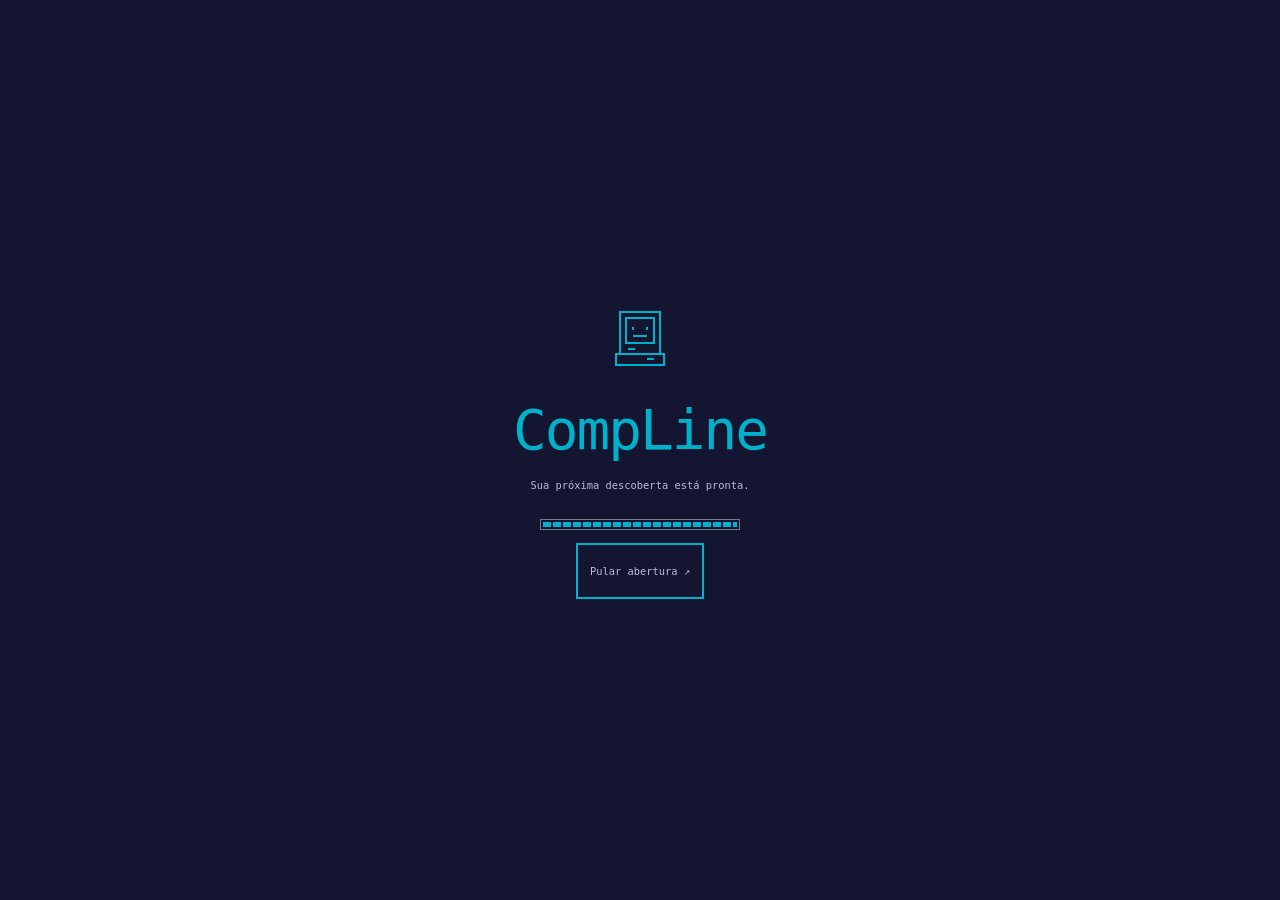
<file: index.html>
<!doctype html>
<html lang="pt-BR">
<head>
  <meta charset="utf-8">
  <meta name="viewport" content="width=device-width,initial-scale=1">
  <meta name="description" content="CompLine: um jogo de cartas sobre a história da computação, do Museu da Computação da FACOM-UFU. Explore, aprenda e imprima.">
  <meta name="theme-color" content="#191a20">
  <title>CompLine · Museu da Computação</title>
  <link rel="icon" href="img/museu-symbol.png">
  <link rel="preconnect" href="https://api.fontshare.com">
  <link rel="preconnect" href="https://cdn.fontshare.com" crossorigin>
  <link rel="stylesheet" href="https://api.fontshare.com/v2/css?f[]=array@400&amp;display=swap">
  <link rel="stylesheet" href="site.css">
  <link rel="stylesheet" href="cards.css">
  <script src="desktop.js" type="module"></script>
  <script src="home.js" type="module"></script>
  <script src="boot.js" type="module"></script>
</head>
<body class="home-page">
  <section class="boot-screen" id="boot-screen" role="dialog" aria-modal="true" aria-labelledby="boot-title" hidden>
    <div class="boot-content">
      <svg class="boot-computer" viewBox="0 0 64 64" aria-hidden="true"><path d="M12 5h40v42H12zM18 11h28v25H18zM8 47h48v11H8zM20 42h7m12 10h7M25 20v3m14-3v3m-14 6h14"/></svg>
      <h2 id="boot-title">CompLine</h2>
      <p class="boot-status" id="boot-status" role="status">Iniciando o desktop…</p>
      <div class="boot-progress" aria-hidden="true"><span></span></div>
      <button type="button" id="skip-boot">Pular abertura <span aria-hidden="true">↗</span></button>
    </div>
  </section>
  <div id="os-shell">
  <a class="skip-link" href="#conteudo">Pular para o conteúdo</a>
  <svg class="icon-library" aria-hidden="true" xmlns="http://www.w3.org/2000/svg"><defs>
    <symbol id="i-home" viewBox="0 0 40 40"><path class="icon-fill" d="M5 4h30v24H5zM13 32h14v4H13z"/><path d="M9 8h22v16H9zM16 28v4m8-4v4M13 14h3m8 0h3m-12 5h10"/></symbol>
    <symbol id="i-cards" viewBox="0 0 40 40"><path class="icon-fill" d="M8 3h21l5 5v25H8z"/><path d="M29 3v6h5M5 9H3v28h24v-2M14 14h14m-14 5h14m-14 5h8"/><path class="icon-accent" d="M13 10h7v2h-7z"/></symbol>
    <symbol id="i-guide" viewBox="0 0 40 40"><path class="icon-fill" d="M4 5h13l3 3 3-3h13v28H23l-3 3-3-3H4z"/><path d="M20 8v28M9 12h6m-6 5h6m-6 5h6m10-10h6m-6 5h6m-6 5h6"/></symbol>
    <symbol id="i-print" viewBox="0 0 40 40"><path class="icon-fill" d="M9 3h22v12H9zM3 15h34v16H3zM9 25h22v12H9z"/><path d="M9 29h22m-17 3h12M28 20h3"/><path class="icon-accent" d="M6 19h3v3H6z"/></symbol>
    <symbol id="i-info" viewBox="0 0 40 40"><path class="icon-fill" d="M8 3h21l5 5v29H8z"/><path d="M29 3v6h5M20 15v2m-3 5h4v8m-5 0h10"/></symbol>
    <symbol id="i-credits" viewBox="0 0 40 40"><path class="icon-fill" d="M4 7h32v27H4z"/><path d="M8 11h24v19H8zM8 26l8-8 6 6 4-4 6 6M26 15h2v2h-2z"/></symbol>
  </defs></svg>
  <header class="os-menubar">
    <div class="museum-brand"><img src="img/museu-logo-white.png" width="5538" height="981" alt="Museu da Computação"></div>
    <time id="os-clock" aria-label="Hora atual"></time>
  </header>
  <main id="conteudo" class="desktop" aria-label="Desktop CompLine">
    <nav class="desktop-shortcuts" aria-label="Atalhos do desktop">
      <a class="desktop-shortcut" href="#inicio" data-open="inicio"><svg aria-hidden="true"><use href="#i-home"/></svg><span>CompLine</span></a>
      <a class="desktop-shortcut" href="deck.html" data-open="baralho"><svg aria-hidden="true"><use href="#i-cards"/></svg><span>Baralho</span></a>
      <a class="desktop-shortcut" href="manual.html" data-open="manual"><svg aria-hidden="true"><use href="#i-guide"/></svg><span>Manual</span></a>
      <a class="desktop-shortcut" href="#imprimir" data-open="imprimir"><svg aria-hidden="true"><use href="#i-print"/></svg><span>Imprimir</span></a>
      <a class="desktop-shortcut" href="#sobre" data-open="sobre"><svg aria-hidden="true"><use href="#i-info"/></svg><span>Sobre</span></a>
    </nav>
    <section class="os-window welcome-window" id="inicio" aria-labelledby="welcome-file" tabindex="-1">
      <div class="window-titlebar"><div class="window-controls" hidden><button type="button" data-window-action="close" aria-label="Fechar boas-vindas" title="Fechar">×</button><button type="button" data-window-action="minimize" aria-label="Minimizar boas-vindas" title="Minimizar">−</button><button type="button" data-window-action="maximize" aria-label="Expandir boas-vindas" aria-pressed="false" title="Expandir">↗</button></div><span class="window-file" id="welcome-file">CompLine</span></div>
      <div class="window-body welcome-body">
        <div class="hero-intro">
          <p class="welcome-kicker mono">A HISTÓRIA DA COMPUTAÇÃO, EM CARTAS.</p>
          <h1 class="welcome-wordmark">CompLine</h1>
          <p class="hero-description">Uma carta fora do tempo.<br><span>Você descobre onde ela entra.</span></p>
        </div>
        <figure class="timeline-exhibit" aria-labelledby="timeline-caption">
          <div id="hero-cards" class="hero-cards" aria-label="Três descobertas encontram seu lugar na linha do tempo"><div class="hero-card"><div class="timeline-placeholder"></div></div><div class="hero-card"><div class="timeline-placeholder"></div></div><div class="hero-card"><div class="timeline-placeholder"></div></div></div>
          <figcaption id="timeline-caption">Leia a pista. Encontre o lugar. Revele o ano.<button id="replay-hero" type="button" aria-label="Repetir animação da linha do tempo" title="Repetir animação" hidden>↻</button></figcaption>
        </figure>
        <div class="hero-actions"><a class="button button-primary" href="deck.html" data-open="baralho">Abrir o baralho <span aria-hidden="true">↗</span></a><a class="text-link" href="#como-jogar" data-open="como-jogar">Como jogar →</a></div>
      </div>
    </section>
    <section class="os-window content-window" id="como-jogar" aria-labelledby="rules-file" tabindex="-1">
      <div class="window-titlebar"><div class="window-controls" hidden><button type="button" data-window-action="close" aria-label="Fechar como jogar" title="Fechar">×</button><button type="button" data-window-action="minimize" aria-label="Minimizar como jogar" title="Minimizar">−</button><button type="button" data-window-action="maximize" aria-label="Expandir como jogar" aria-pressed="false" title="Expandir">↗</button></div><span class="window-file" id="rules-file">Como jogar</span></div>
      <div class="window-body content-body">
        <p class="overline">COMECE POR AQUI</p><h2>Um bom palpite<br>já é um começo.</h2>
        <p>CompLine é um jogo de cartas sobre a história da computação. Leia a pista, escolha um lugar na linha do tempo e só então descubra o ano.</p>
        <ol class="steps"><li><span class="step-number">01</span><h3>Leia a pista.</h3><p>Leia o nome e a dica de uma carta da sua mão, sem olhar o verso.</p></li><li><span class="step-number">02</span><h3>Encontre o lugar.</h3><p>Antes, entre ou depois? Encaixe a carta na linha do tempo.</p></li><li><span class="step-number">03</span><h3>Vire a história.</h3><p>Alguém pode dizer “Duvido!”. Revele o ano para conferir.</p></li></ol>
        <p>Acertou? A carta fica. Errou? Compre outra. Vence quem terminar com menos cartas; os Bits desempatam.</p>
        <div class="mode-grid"><article><h3>Explorador</h3><p>A partir de 6 anos, com mediação. Para descobrir a computação com a turma do museu.</p></article><article><h3>Hacker</h3><p>Para estudantes de computação. Conhecimento e estratégia na mesma mesa.</p></article></div>
        <div class="actions"><a class="button button-primary" href="manual.html" data-open="manual">Abrir o manual</a><a class="text-link" href="deck.html" data-open="baralho">Conhecer as cartas →</a></div>
      </div>
    </section>
    <section class="os-window app-window" id="baralho" aria-labelledby="deck-file" tabindex="-1">
      <div class="window-titlebar"><div class="window-controls" hidden><button type="button" data-window-action="close" aria-label="Fechar o baralho" title="Fechar">×</button><button type="button" data-window-action="minimize" aria-label="Minimizar o baralho" title="Minimizar">−</button><button type="button" data-window-action="maximize" aria-label="Expandir o baralho" aria-pressed="false" title="Expandir">↗</button></div><span class="window-file" id="deck-file">Baralho</span></div>
      <nav class="app-toolbar" aria-label="Ferramentas do baralho"><span>Explore as pistas. Vire as cartas.</span><a href="deck.html#creditos" data-open="creditos">Créditos</a><a href="#imprimir" data-open="imprimir">Imprimir…</a></nav>
      <iframe data-src="deck.html?desktop=1" title="Coleção de cartas do CompLine"></iframe>
      <noscript><p><a href="deck.html">Abrir o baralho completo</a></p></noscript>
    </section>
    <section class="os-window app-window" id="manual" aria-labelledby="manual-file" tabindex="-1">
      <div class="window-titlebar"><div class="window-controls" hidden><button type="button" data-window-action="close" aria-label="Fechar o manual" title="Fechar">×</button><button type="button" data-window-action="minimize" aria-label="Minimizar o manual" title="Minimizar">−</button><button type="button" data-window-action="maximize" aria-label="Expandir o manual" aria-pressed="false" title="Expandir">↗</button></div><span class="window-file" id="manual-file">Manual do jogo</span></div>
      <nav class="app-toolbar" aria-label="Seções do manual"><a href="manual.html#setup-title" data-open="manual" data-section="setup-title">Preparação</a><a href="manual.html#bits-title" data-open="manual" data-section="bits-title">Bits e jogadas</a><a href="manual.html#modes-title" data-open="manual" data-section="modes-title">Modos</a><button type="button" data-print="manual" disabled>Imprimir…</button></nav>
      <iframe data-src="manual.html?desktop=1" title="Regras completas do CompLine"></iframe>
      <noscript><p><a href="manual.html">Abrir o manual completo</a></p></noscript>
    </section>
    <section class="os-window content-window print-window" id="imprimir" aria-labelledby="print-file" tabindex="-1">
      <div class="window-titlebar"><div class="window-controls" hidden><button type="button" data-window-action="close" aria-label="Fechar a impressão" title="Fechar">×</button><button type="button" data-window-action="minimize" aria-label="Minimizar a impressão" title="Minimizar">−</button><button type="button" data-window-action="maximize" aria-label="Expandir a impressão" aria-pressed="false" title="Expandir">↗</button></div><span class="window-file" id="print-file">Imprimir</span></div>
      <div class="window-body content-body">
        <p class="overline">DA TELA PARA A MESA</p><h2>Imprima. Recorte.<br>Faça história.</h2><p>O baralho e o manual estão prontos para imprimir em casa ou levar à gráfica.</p>
        <div class="print-options"><article><svg aria-hidden="true"><use href="#i-cards"/></svg><h3>O baralho completo</h3><p>Cartas de 63 × 88 mm, frente e verso, com os créditos das imagens.</p><button type="button" class="button button-primary" data-print="baralho" disabled>Imprimir baralho</button><p class="print-readiness" data-print-status="baralho" role="status">Preparando as cartas…</p></article><article><svg aria-hidden="true"><use href="#i-guide"/></svg><h3>Manual do jogo</h3><p>As regras, os modos de jogo e as jogadas especiais em duas páginas A4.</p><button type="button" class="button button-secondary" data-print="manual" disabled>Imprimir manual</button><p class="print-readiness" data-print-status="manual" role="status">Preparando o manual…</p></article></div>
        <details class="print-help"><summary>Configuração da impressora</summary><p>Papel A4, escala 100%, gráficos de fundo ativados e sem cabeçalhos nem rodapés. No baralho, use frente e verso pela borda longa. Faça uma folha de teste antes de imprimir tudo.</p><p>A impressão inclui todas as cartas, mesmo com filtros ativos. Mantenha os créditos junto ao jogo.</p></details>
        <noscript><p><a href="deck.html#imprimir">Imprimir o baralho</a> · <a href="manual.html">Imprimir o manual</a></p></noscript>
      </div>
    </section>
    <section class="os-window app-window" id="creditos" aria-labelledby="credits-file" tabindex="-1">
      <div class="window-titlebar"><div class="window-controls" hidden><button type="button" data-window-action="close" aria-label="Fechar os créditos" title="Fechar">×</button><button type="button" data-window-action="minimize" aria-label="Minimizar os créditos" title="Minimizar">−</button><button type="button" data-window-action="maximize" aria-label="Expandir os créditos" aria-pressed="false" title="Expandir">↗</button></div><span class="window-file" id="credits-file">Créditos das imagens</span></div>
      <iframe data-src="deck.html?desktop=1&amp;view=credits#creditos" title="Autoria e licenças das imagens"></iframe>
      <noscript><p><a href="deck.html#creditos">Consultar os créditos das imagens</a></p></noscript>
    </section>
    <section class="os-window content-window about-window" id="sobre" aria-labelledby="about-file" tabindex="-1">
      <div class="window-titlebar"><div class="window-controls" hidden><button type="button" data-window-action="close" aria-label="Fechar sobre o projeto" title="Fechar">×</button><button type="button" data-window-action="minimize" aria-label="Minimizar sobre o projeto" title="Minimizar">−</button><button type="button" data-window-action="maximize" aria-label="Expandir sobre o projeto" aria-pressed="false" title="Expandir">↗</button></div><span class="window-file" id="about-file">Sobre o CompLine</span></div>
      <div class="window-body content-body">
        <img class="about-logo" src="img/museu-logo-white.png" width="5538" height="981" alt="Museu da Computação">
        <p class="overline">MEMÓRIA QUE SE COMPARTILHA</p><h2>O museu também<br>cabe na sua mesa.</h2><p>CompLine é um jogo educativo do Museu da Computação da FACOM-UFU. Uma forma de descobrir quem e o que construiu o mundo digital, com histórias do Brasil e do mundo.</p><p>O nome junta computação e linha do tempo, com uma piscadela para <em>compiler</em>. A proposta é simples: aprender fazendo conexões.</p>
        <p>Por enquanto, o jogo acontece na mesa. Uma versão jogável no navegador fica para um próximo capítulo.</p>
        <div class="about-links"><a href="deck.html#creditos" data-open="creditos">Créditos das imagens →</a><a href="https://www.fontshare.com/fonts/array" target="_blank" rel="noopener noreferrer">Tipografia Array, por Frode Helland ↗</a><a href="https://github.com/matheusmedrado/museuComp" target="_blank" rel="noopener noreferrer">Código do projeto ↗</a></div>
      </div>
    </section>
  </main>
  </div>
  <aside class="desktop-print-guide" aria-labelledby="desktop-print-title">
    <h1 id="desktop-print-title">CompLine: arquivos para impressão</h1>
    <p>Esta página é o desktop do CompLine. Para imprimir o conteúdo completo, use o aplicativo <strong>Imprimir</strong> no desktop ou abra um dos arquivos abaixo e use seu botão de impressão.</p>
    <h2>Baralho completo</h2>
    <p><a href="deck.html">Abrir o baralho e seus créditos</a>. A4, escala 100%, sem cabeçalhos e rodapés, com gráficos de fundo. Para frente e verso, vire pela borda longa.</p>
    <h2>Manual do jogo</h2>
    <p><a href="manual.html">Abrir o manual</a>. Duas páginas A4, escala 100%, sem cabeçalhos e rodapés.</p>
    <p>Museu da Computação · FACOM-UFU</p>
  </aside>
  <div id="desktop-announcement" class="sr-only" role="status"></div>
</body>
</html>
</file>
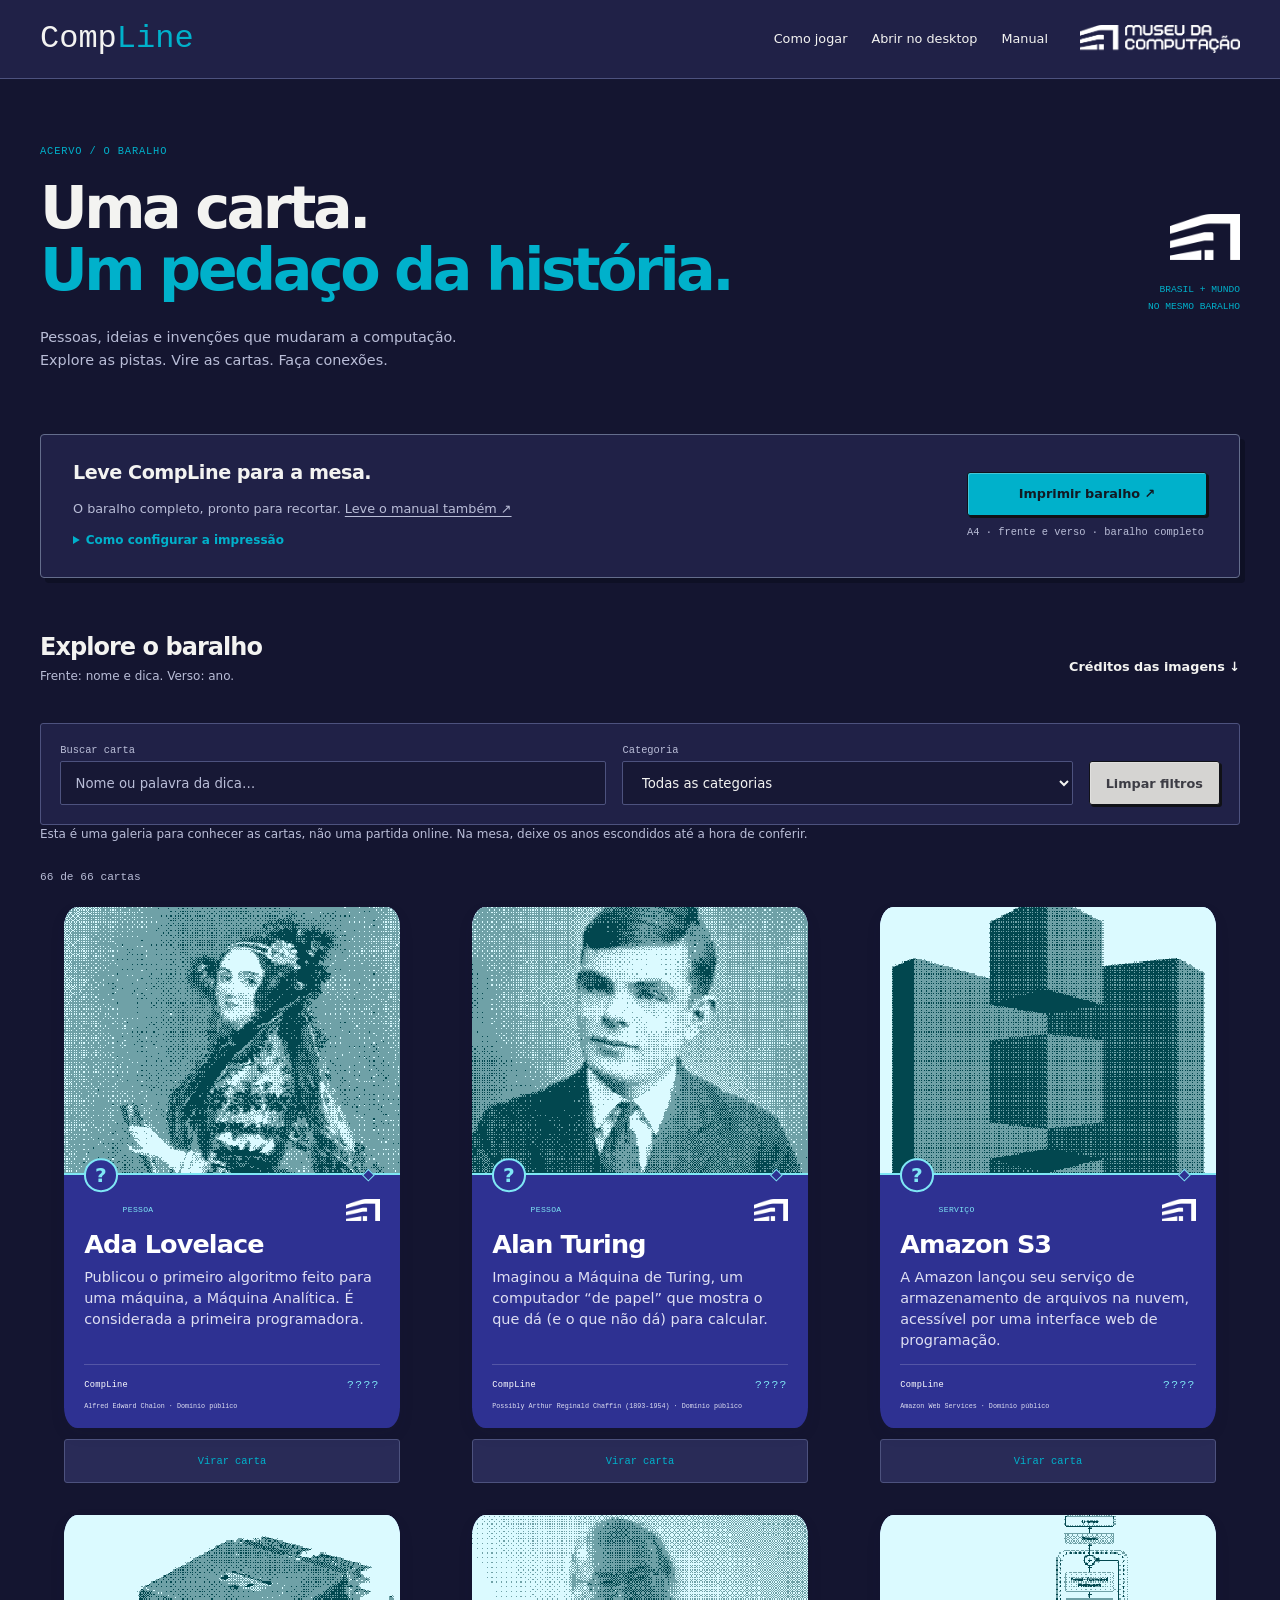
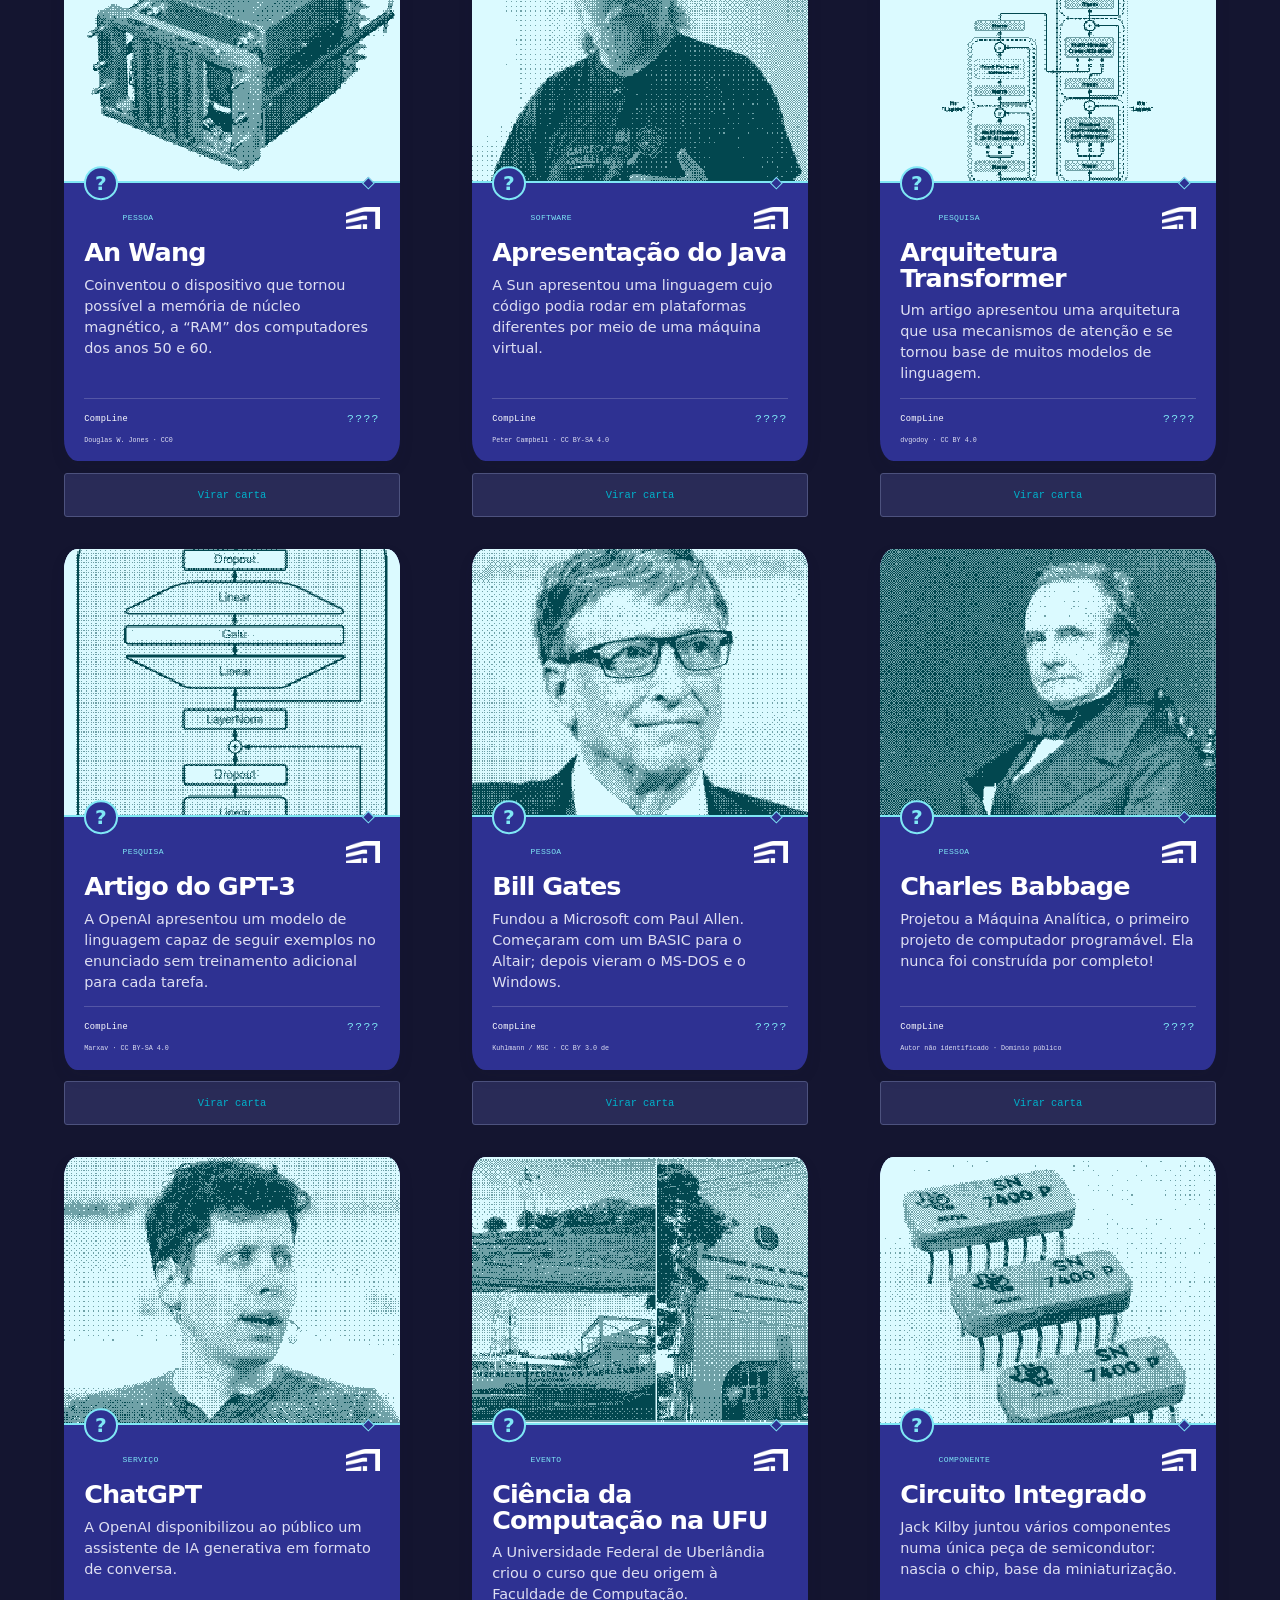
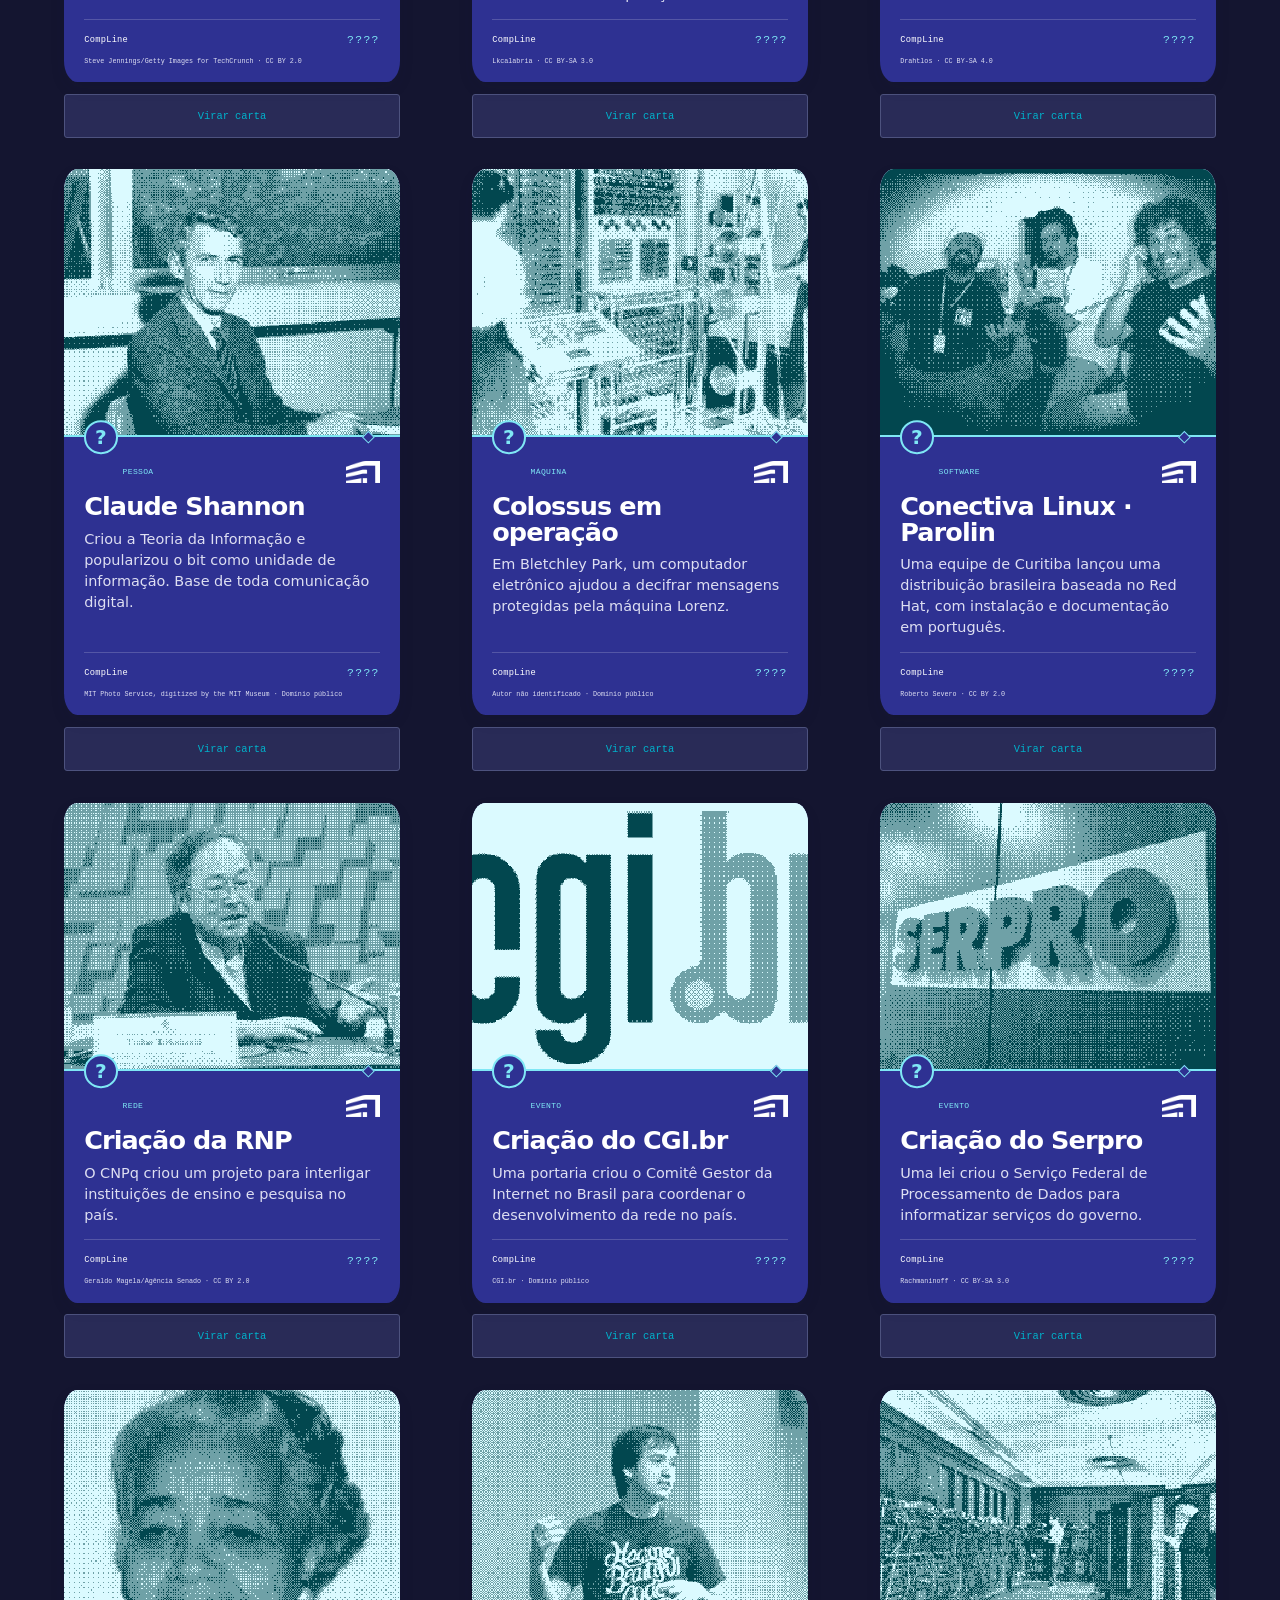
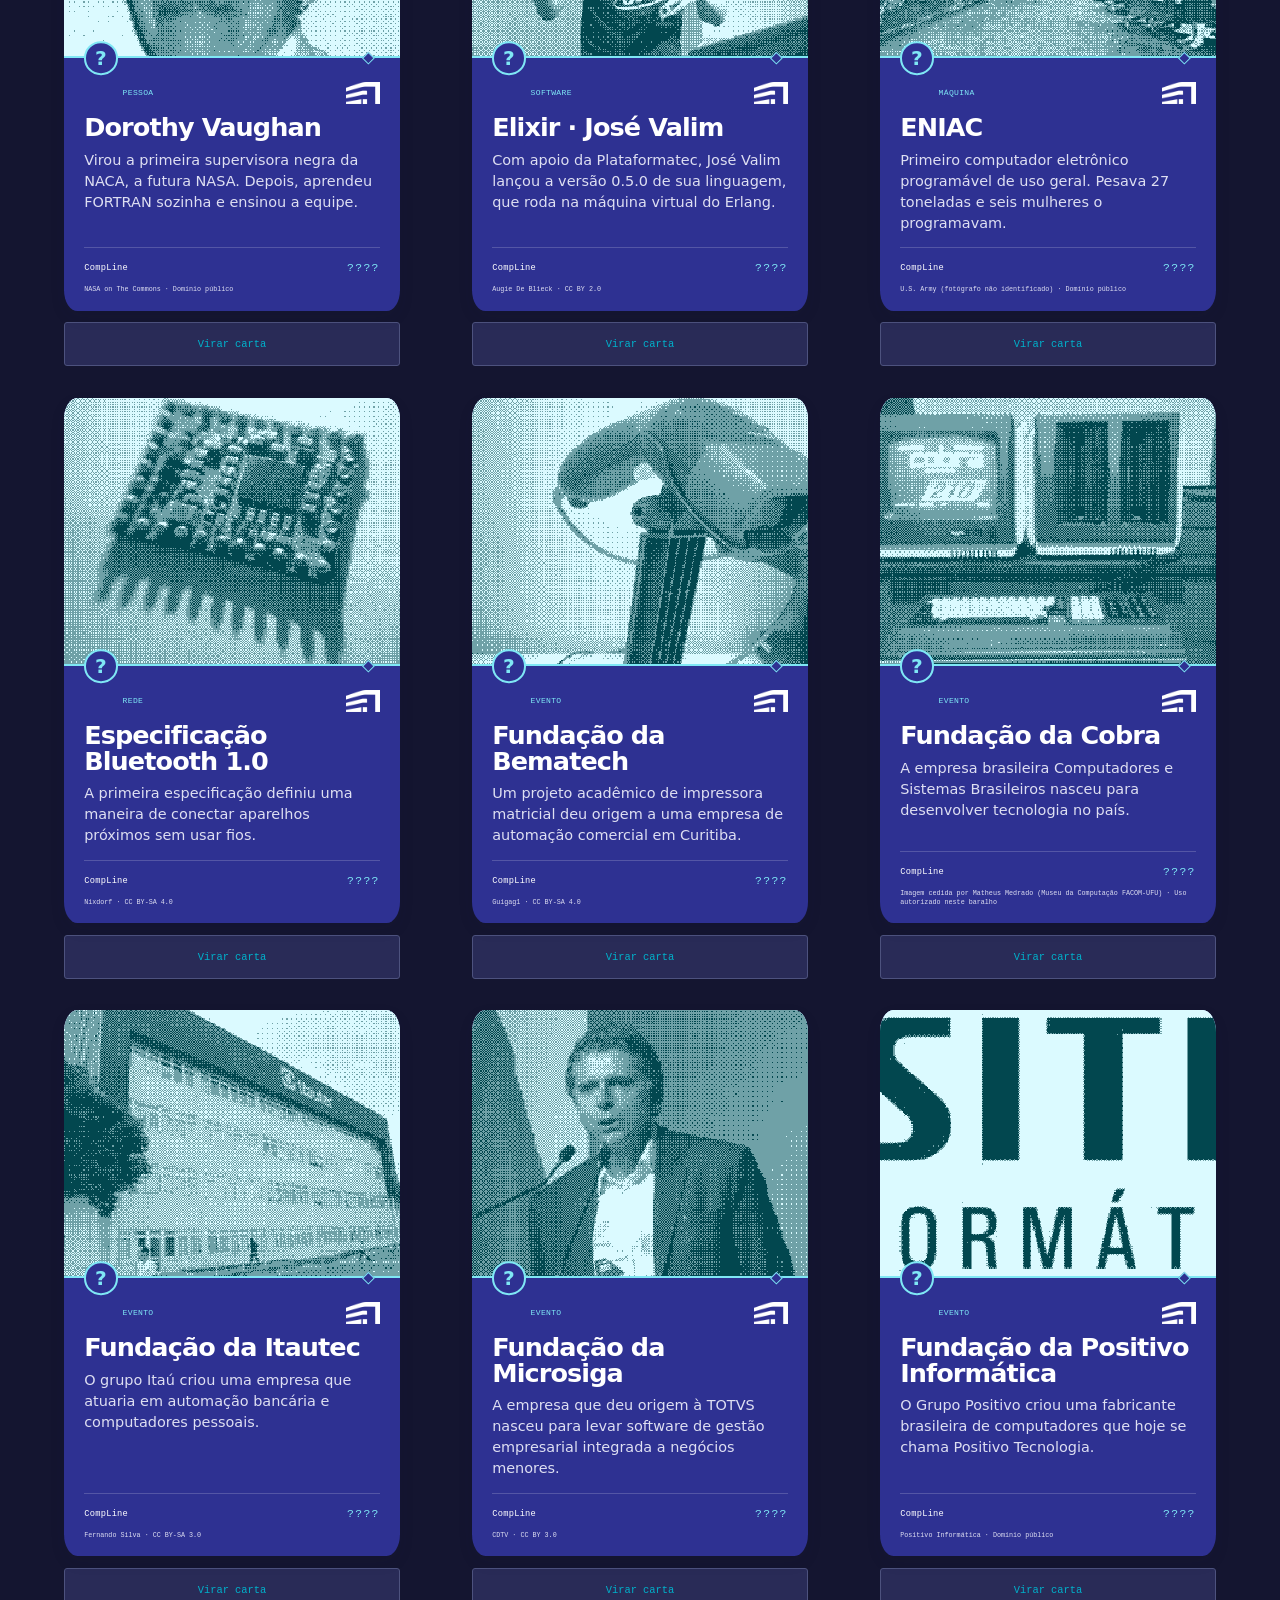
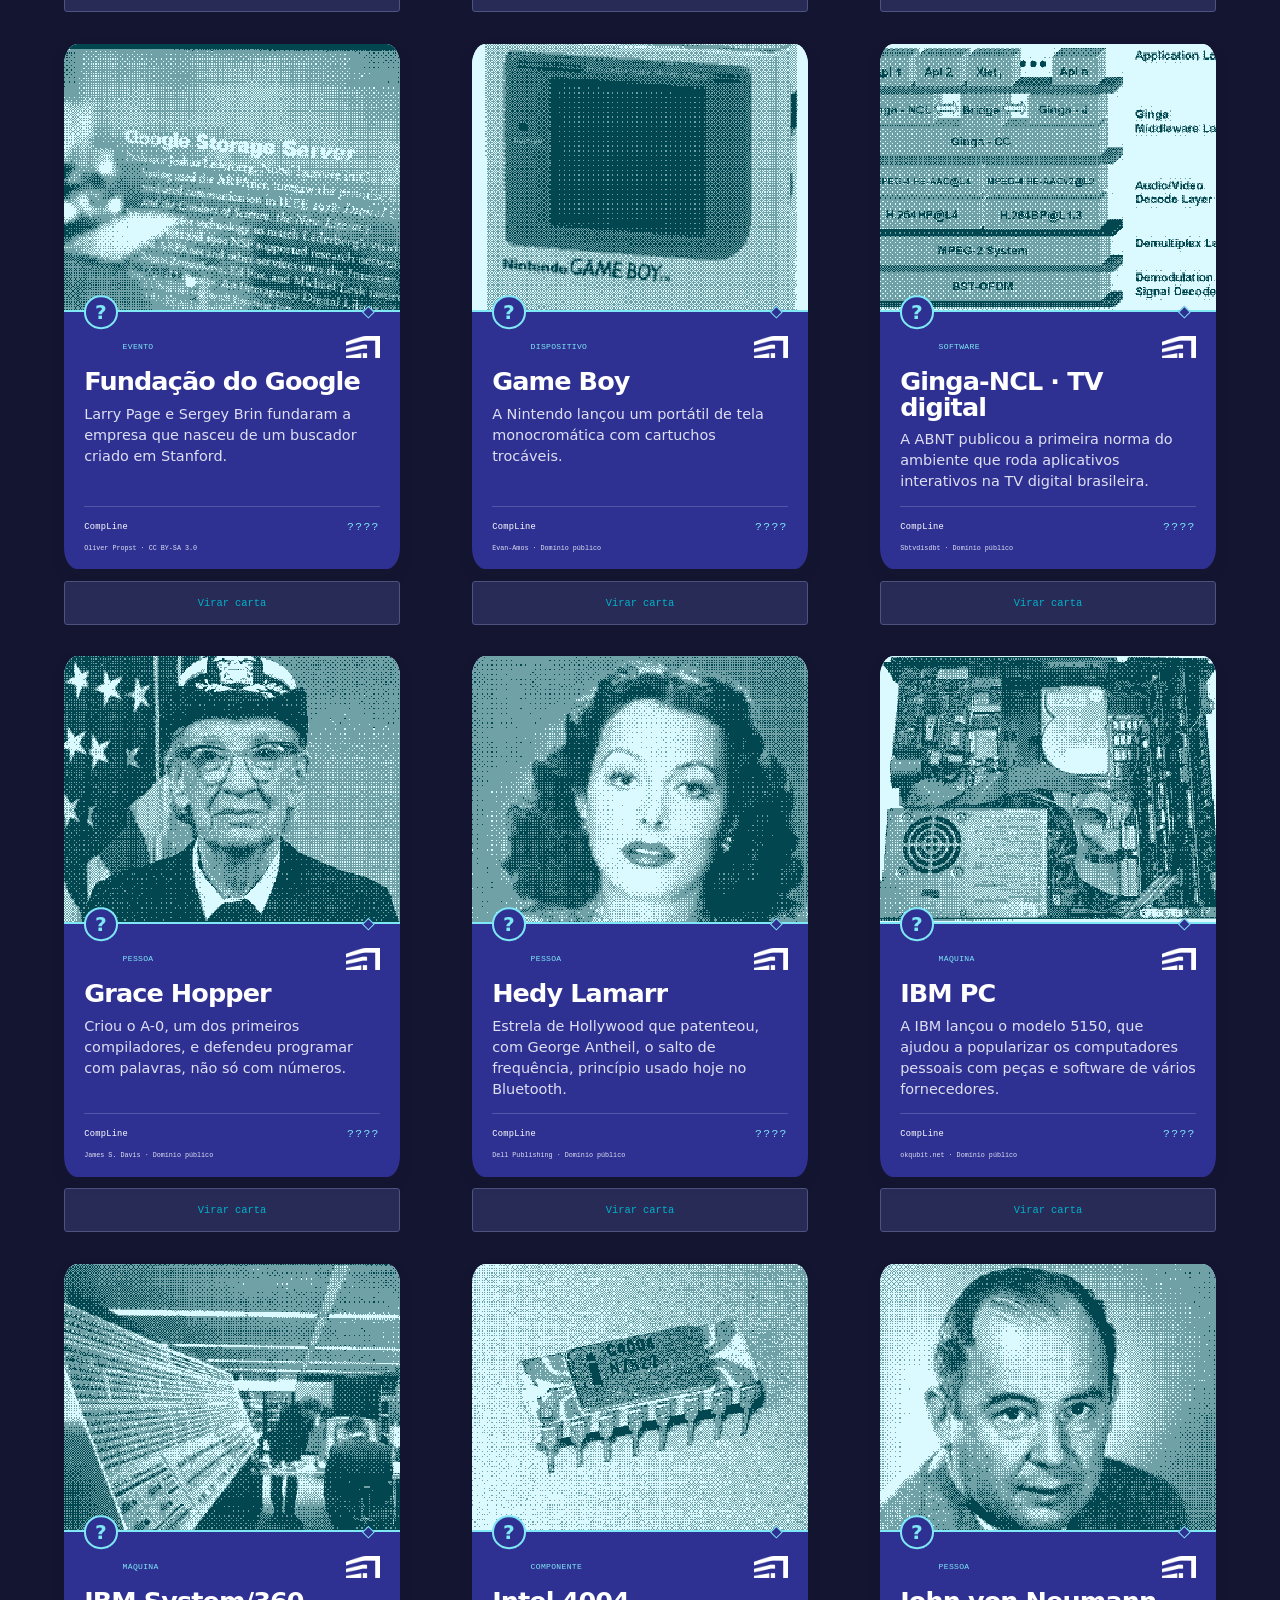
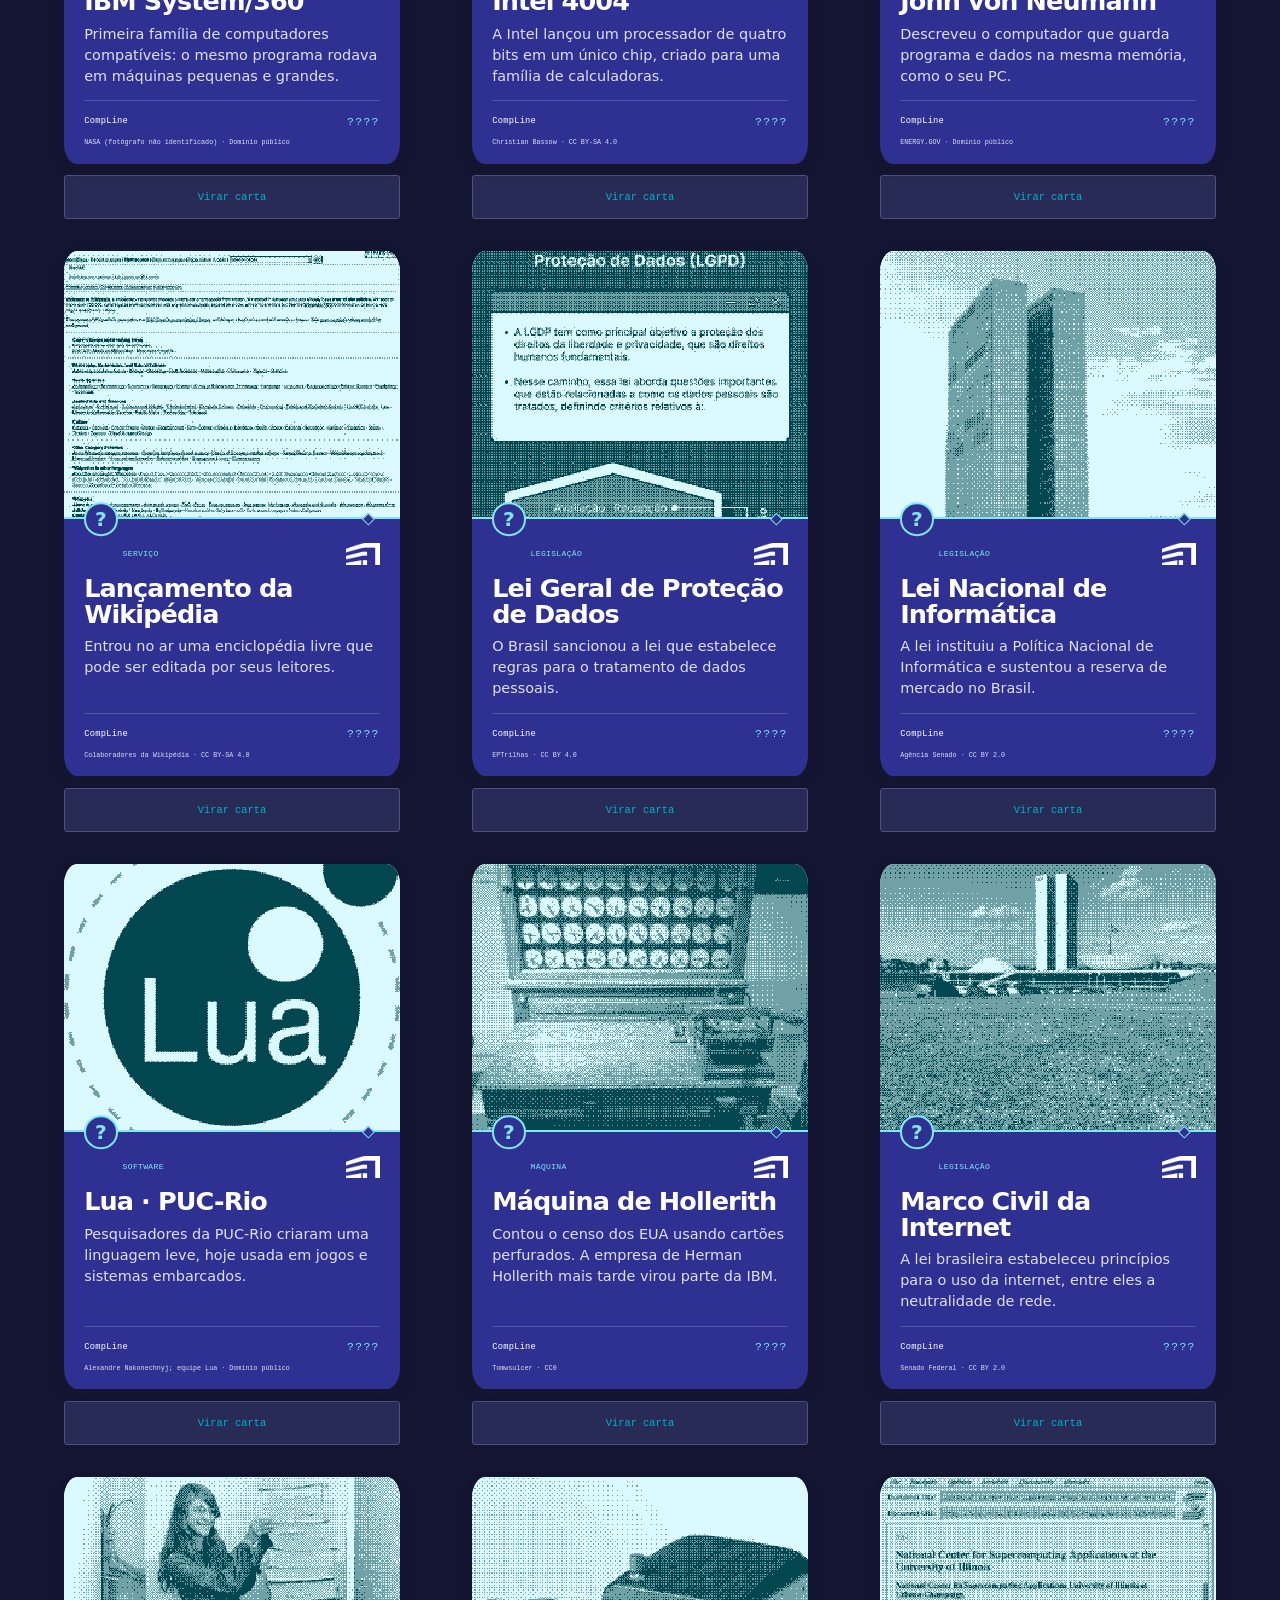
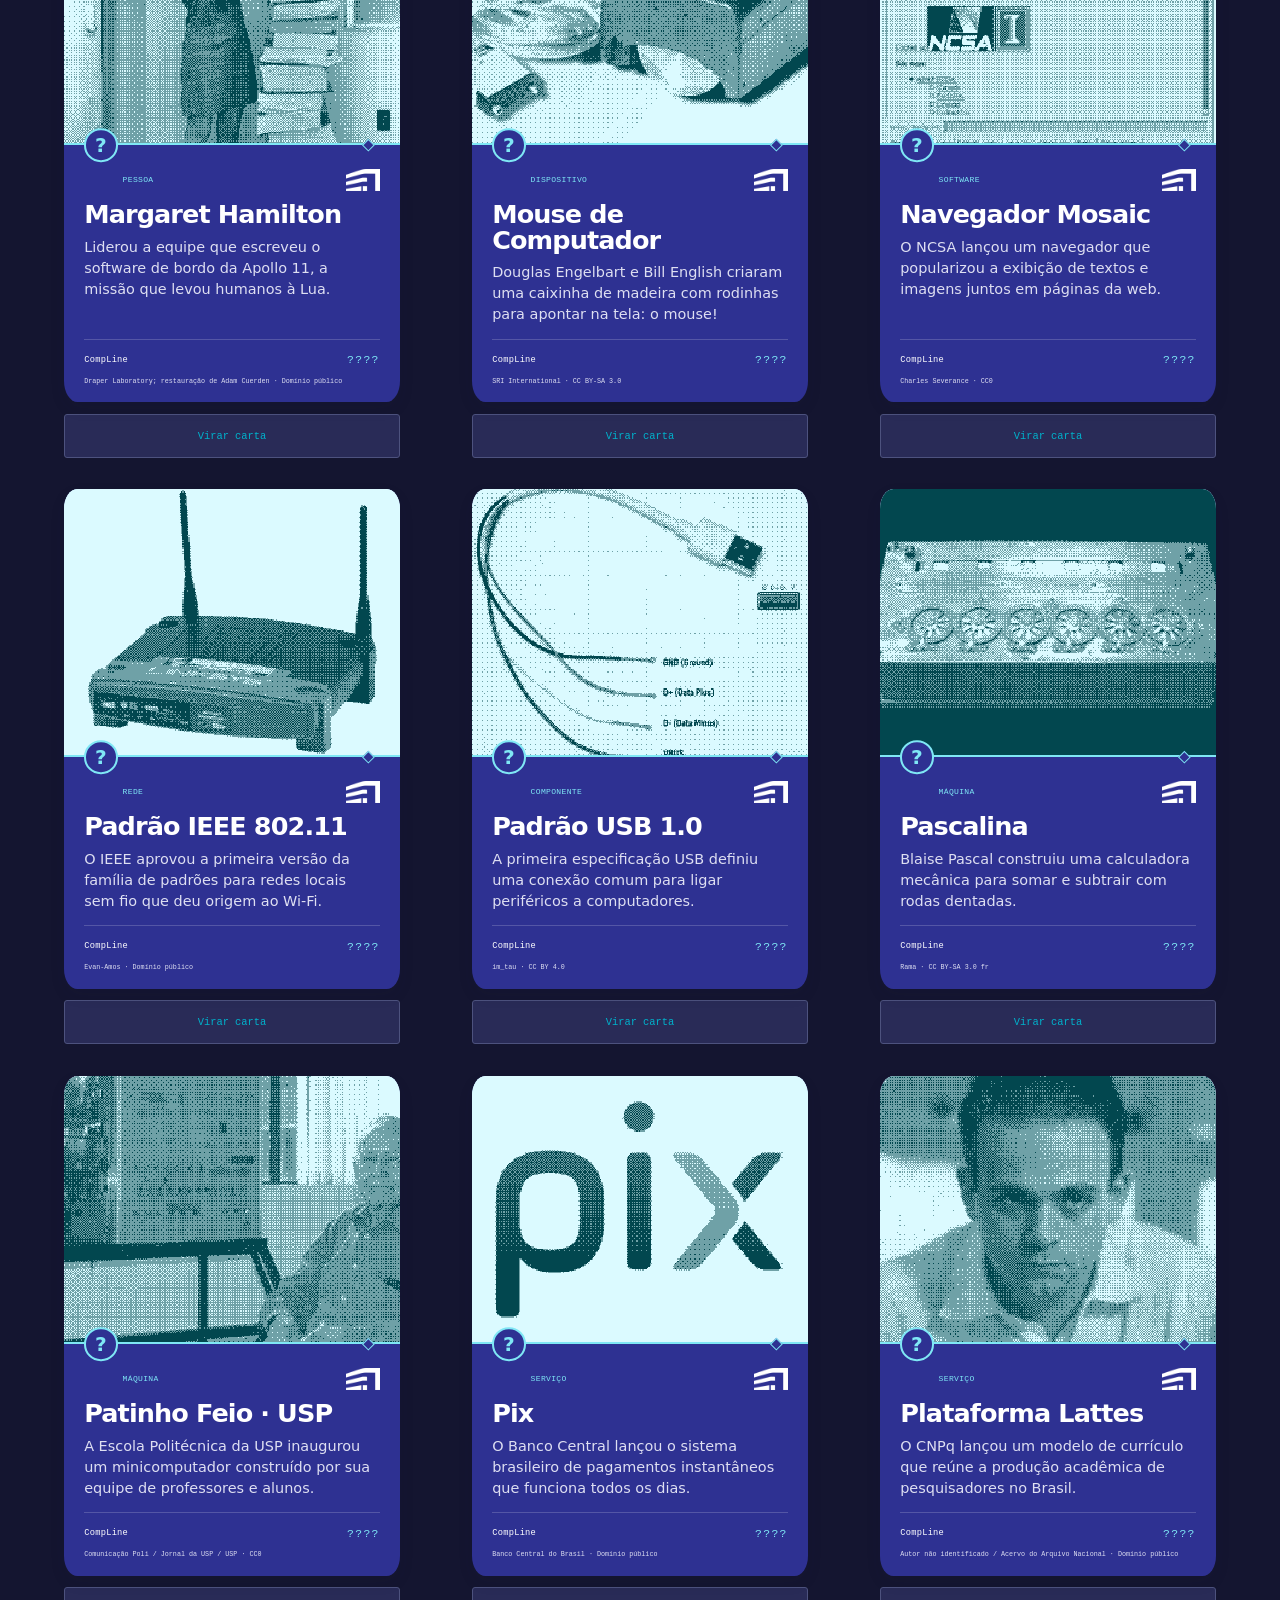
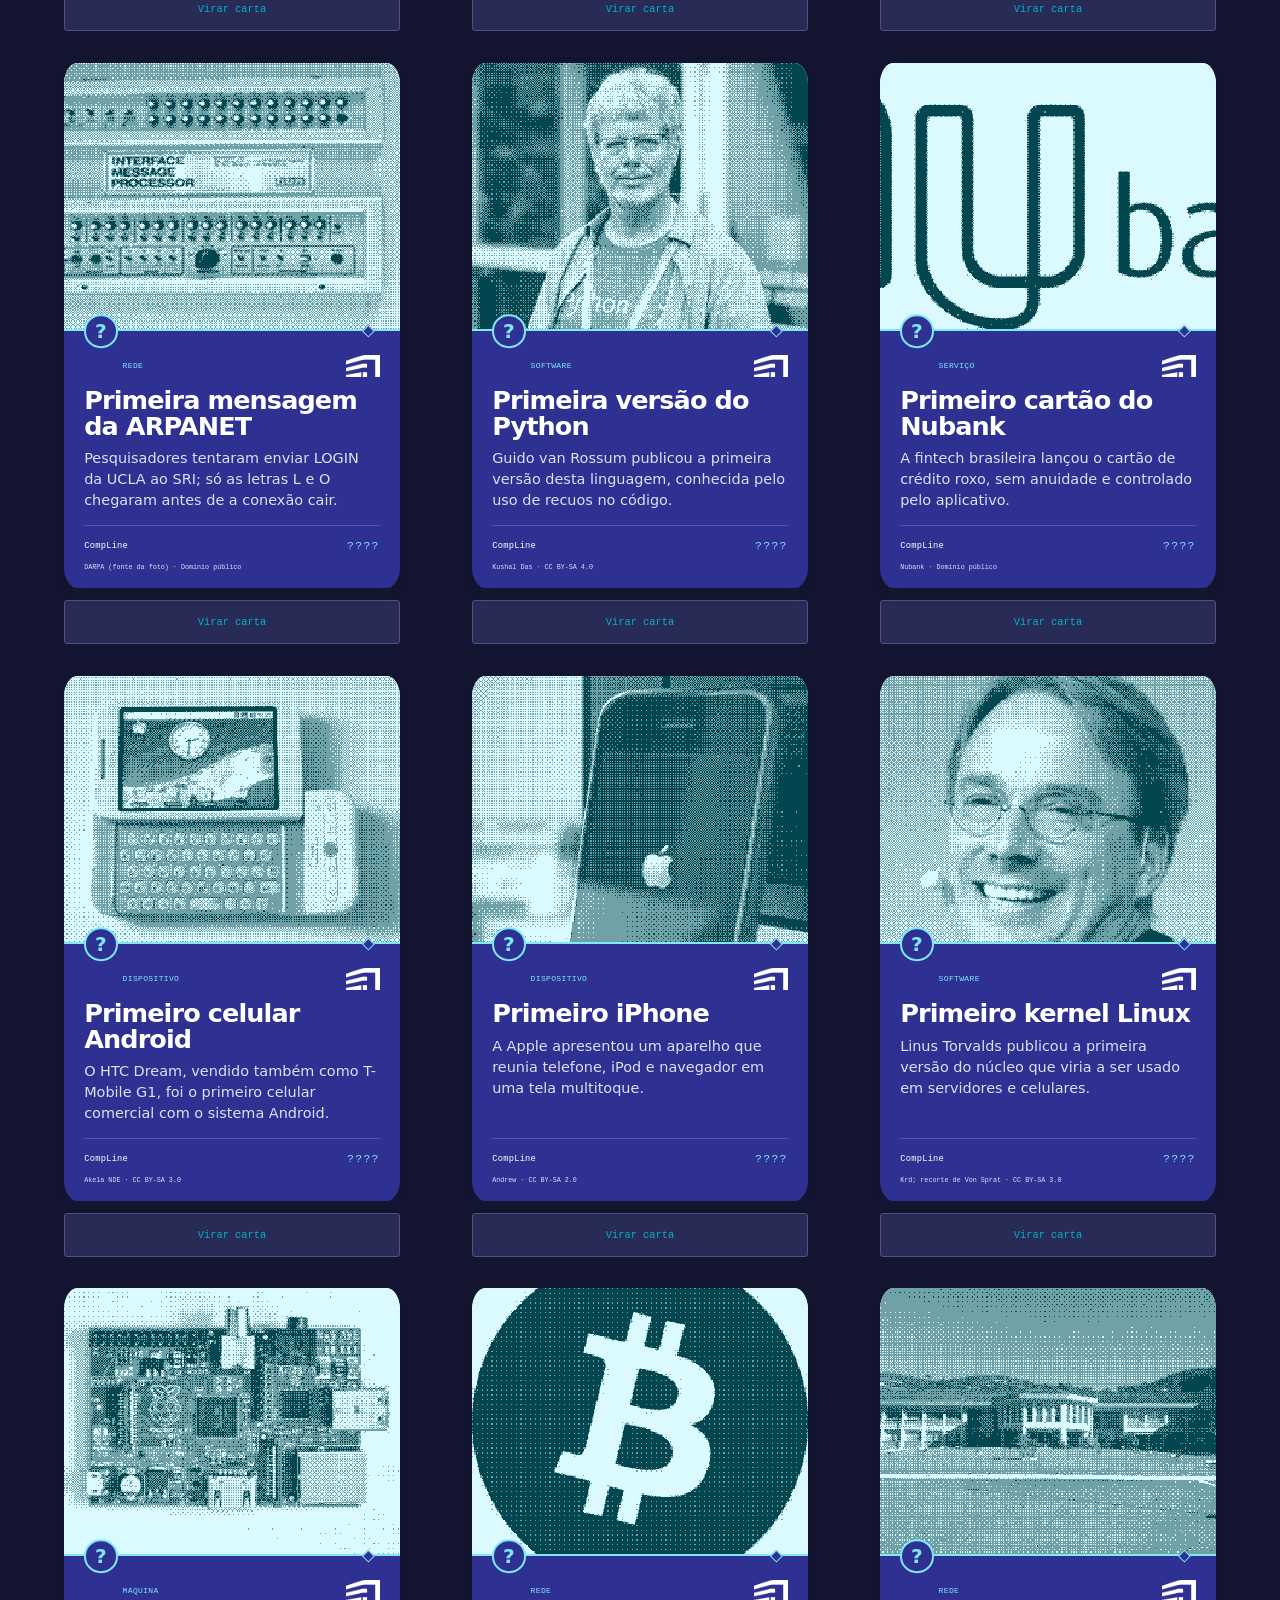
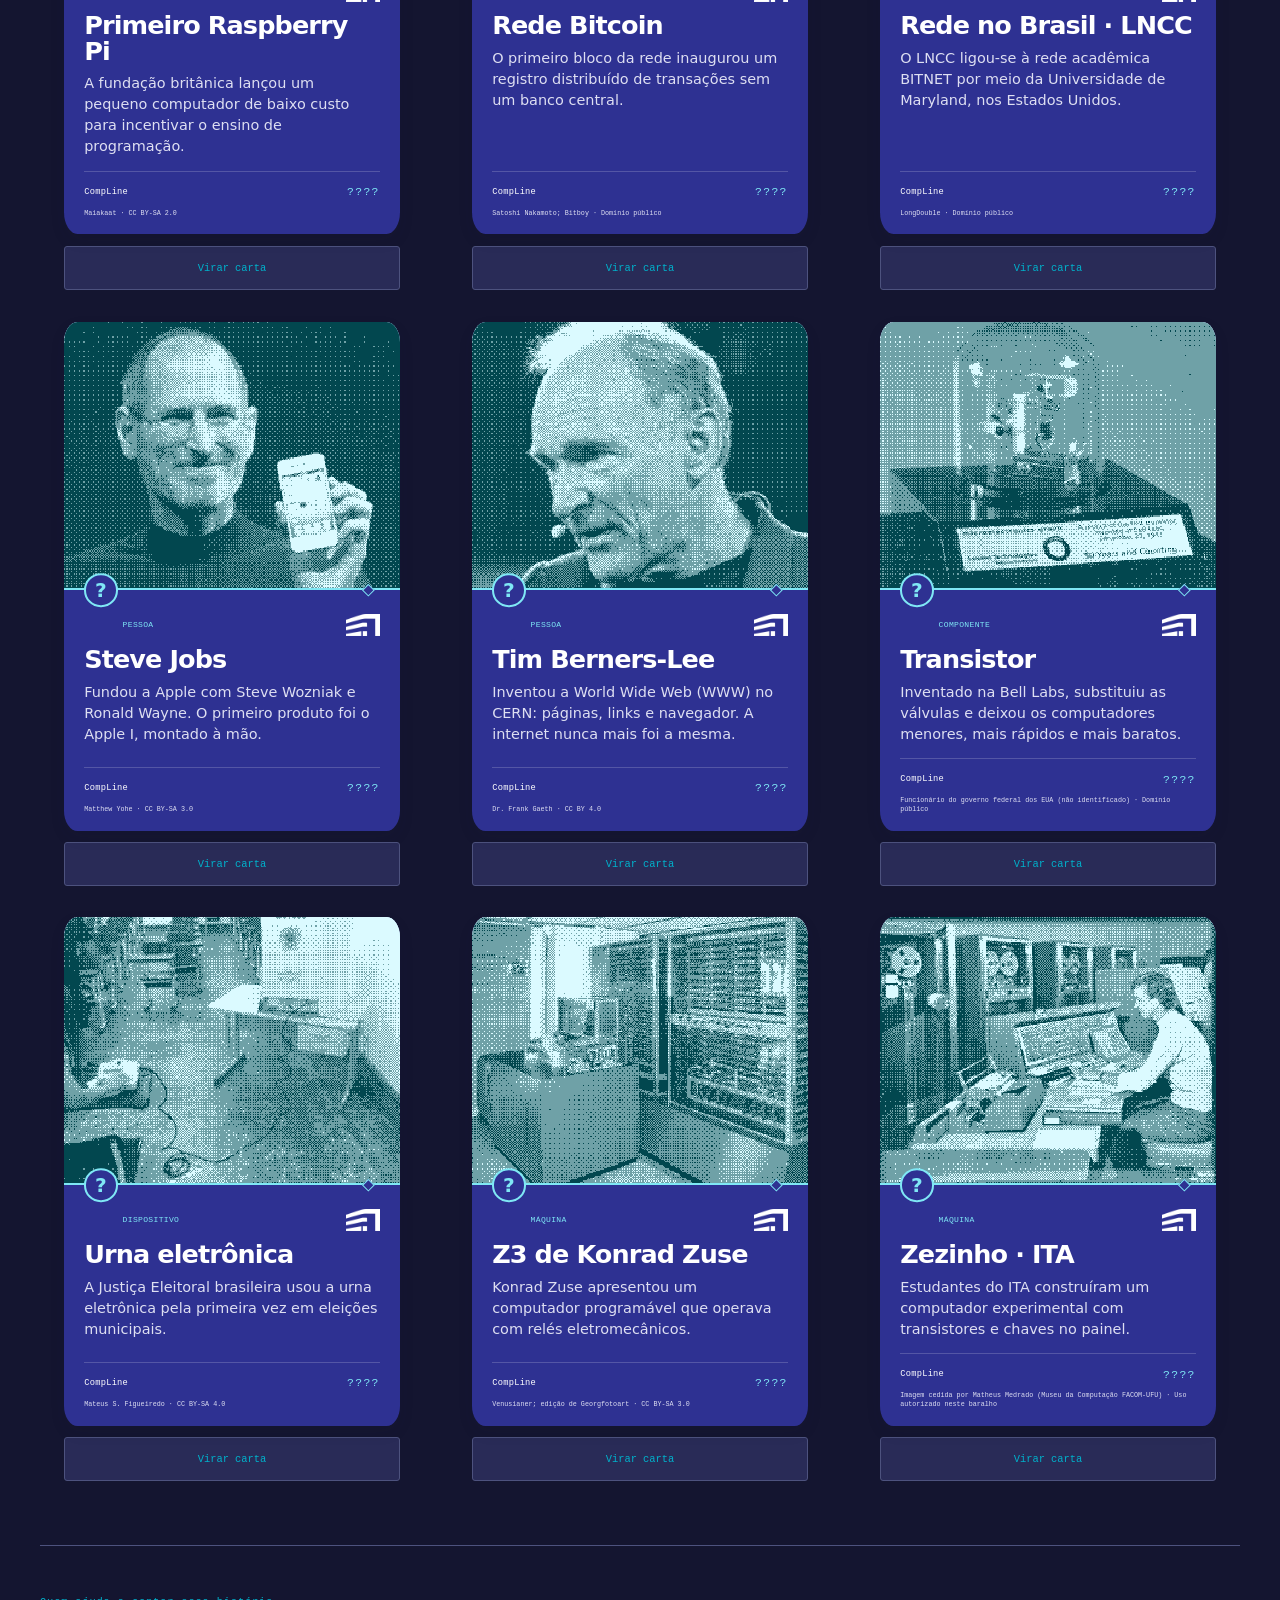
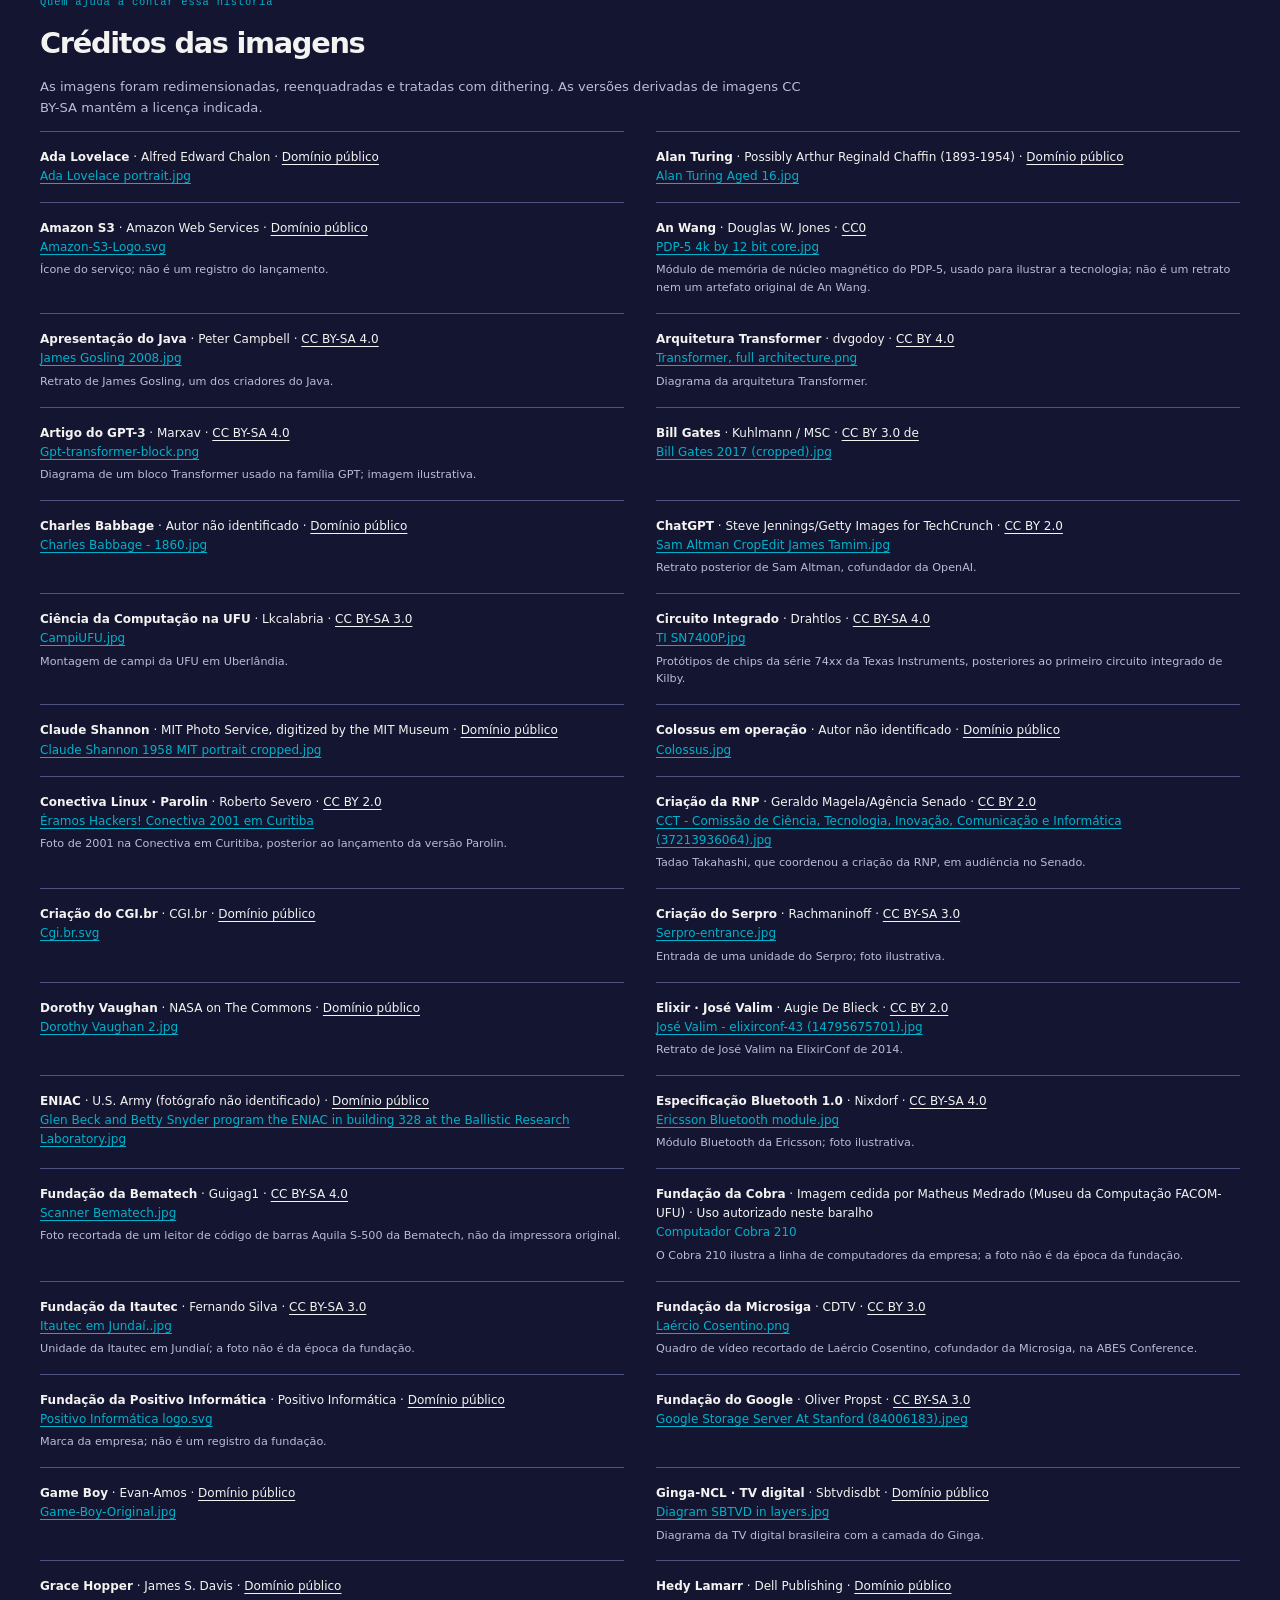
<file: deck.html>
<!doctype html>
<html lang="pt-BR">
<head>
  <meta charset="utf-8">
  <meta name="viewport" content="width=device-width,initial-scale=1">
  <meta name="description" content="Explore as cartas de CompLine, descubra os anos e imprima o baralho do Museu da Computação da FACOM-UFU.">
  <meta name="theme-color" content="#111323">
  <title>O baralho · CompLine · Museu da Computação</title>
  <link rel="icon" href="img/museu-symbol.png">
  <link rel="preconnect" href="https://api.fontshare.com">
  <link rel="preconnect" href="https://cdn.fontshare.com" crossorigin>
  <link rel="stylesheet" href="https://api.fontshare.com/v2/css?f[]=array@400&amp;display=swap">
  <script src="embedded.js"></script>
  <link rel="stylesheet" href="site.css">
  <link rel="stylesheet" href="cards.css">
  <link rel="stylesheet" href="deck.css">
  <script src="deck.js" type="module"></script>
</head>
<body class="deck-page">
  <a class="skip-link" href="#conteudo">Pular para o conteúdo</a>
  <header class="site-header">
    <div class="header-inner container">
      <a class="brand-link" href="index.html" aria-label="CompLine, início">Comp<span>Line</span></a>
      <nav aria-label="Navegação principal"><a href="index.html#como-jogar">Como jogar</a><a href="index.html#baralho">Abrir no desktop</a><a href="index.html#manual">Manual</a></nav>
      <a class="museum-link" href="index.html#sobre"><img src="img/museu-logo.png" width="5539" height="981" alt="Museu da Computação, sobre o projeto"></a>
    </div>
  </header>
  <main class="screen container" id="conteudo">
    <header class="deck-head">
      <div><p class="overline">ACERVO / O BARALHO</p><h1>Uma carta.<br><span>Um pedaço da história.</span></h1><p>Pessoas, ideias e invenções que mudaram a computação.<br>Explore as pistas. Vire as cartas. Faça conexões.</p></div>
      <div class="deck-summary"><img src="img/museu-symbol.png" width="1321" height="864" alt=""><span class="mono">BRASIL + MUNDO<br>NO MESMO BARALHO</span></div>
    </header>
    <section class="print-panel" id="imprimir" aria-labelledby="print-heading">
      <div><h2 id="print-heading">Leve CompLine para a mesa.</h2><p>O baralho completo, pronto para recortar. <a href="manual.html">Leve o manual também ↗</a></p><details><summary>Como configurar a impressão</summary><p>Papel A4, escala 100%, sem cabeçalhos nem rodapés e com gráficos de fundo. Frente e verso: virar pela borda longa. Faça uma folha de teste antes do baralho completo. Cartas de 63 × 88 mm; mantenha as páginas de créditos junto ao jogo.</p><p>A impressão inclui <strong>todas as cartas</strong>, independentemente dos filtros e dos versos revelados na tela.</p></details></div>
      <div class="print-action"><button class="button button-primary" id="print" type="button" disabled>Preparando impressão…</button><p id="print-status" role="status">Carregando o baralho e as imagens.</p></div>
    </section>
    <section aria-labelledby="deck-title">
      <div class="collection-heading"><h2 id="deck-title">Explore o baralho<span>Frente: nome e dica. Verso: ano.</span></h2><a class="text-link" href="#creditos">Créditos das imagens ↓</a></div>
      <div class="deck-tools" id="deck-tools" hidden>
        <div class="search-field"><label for="search">Buscar carta</label><input id="search" type="search" placeholder="Nome ou palavra da dica…" autocomplete="off"></div>
        <div class="category-field"><label for="category">Categoria</label><select id="category"><option value="">Todas as categorias</option></select></div>
        <button type="button" id="clear-filters" class="button button-secondary">Limpar filtros</button>
      </div>
      <p class="play-note">Esta é uma galeria para conhecer as cartas, não uma partida online. Na mesa, deixe os anos escondidos até a hora de conferir.</p>
      <p id="status" role="status" aria-live="polite">Carregando cartas…</p>
      <noscript><p class="notice">Ative o JavaScript para carregar e imprimir o baralho. Você ainda pode consultar o <a href="manual.html">manual com as regras</a>.</p></noscript>
      <div id="load-error" class="notice" hidden><p>Não foi possível carregar o baralho. Verifique sua conexão e tente novamente. Se estiver abrindo os arquivos no computador, use um servidor local conforme o <a href="https://github.com/matheusmedrado/museuComp#ver-e-imprimir-o-baralho">guia do projeto</a>.</p><button class="button button-primary" id="retry" type="button">Tentar novamente</button></div>
      <p class="empty-state" id="empty-state" hidden>Nenhuma carta encontrada. Tente outro termo ou limpe os filtros.</p>
      <ul id="deck" class="deck" aria-labelledby="deck-title"></ul>
    </section>
  </main>
  <div id="print-deck" aria-hidden="true"></div>
  <section id="creditos" class="credits container" aria-labelledby="credits-title">
    <p class="overline">Quem ajuda a contar essa história</p><h2 id="credits-title">Créditos das imagens</h2>
    <p>As imagens foram redimensionadas, reenquadradas e tratadas com dithering. As versões derivadas de imagens CC BY-SA mantêm a licença indicada.</p>
    <p id="credits-status" role="status" hidden></p>
    <ul id="image-credits"></ul>
  </section>
  <footer class="site-footer"><div class="container footer-inner"><a class="brand-link" href="index.html">Comp<span>Line</span>.</a><p>Um jogo do Museu da Computação · FACOM / UFU</p><div><a href="manual.html">Manual do jogo</a><a href="https://github.com/matheusmedrado/museuComp">Código do projeto ↗</a></div></div></footer>
  <template id="image-credit">
    <li>
      <strong class="credit-card"></strong> · <span class="credit-author"></span> · <a class="credit-license"></a>
      <a class="credit-source"></a>
      <p class="credit-note" hidden></p>
    </li>
  </template>
  <script>
    // ES modules cannot start from file://; show the server guide without them.
    if (location.protocol === 'file:') {
      document.getElementById('load-error').hidden = false;
      document.getElementById('status').textContent = 'Abra o baralho por um servidor local para carregar as cartas.';
      document.getElementById('print-status').textContent = 'Consulte o guia do projeto para iniciar o servidor.';
      document.getElementById('print').textContent = 'Impressão indisponível';
      document.getElementById('retry').hidden = true;
    }
  </script>
</body>
</html>
</file>
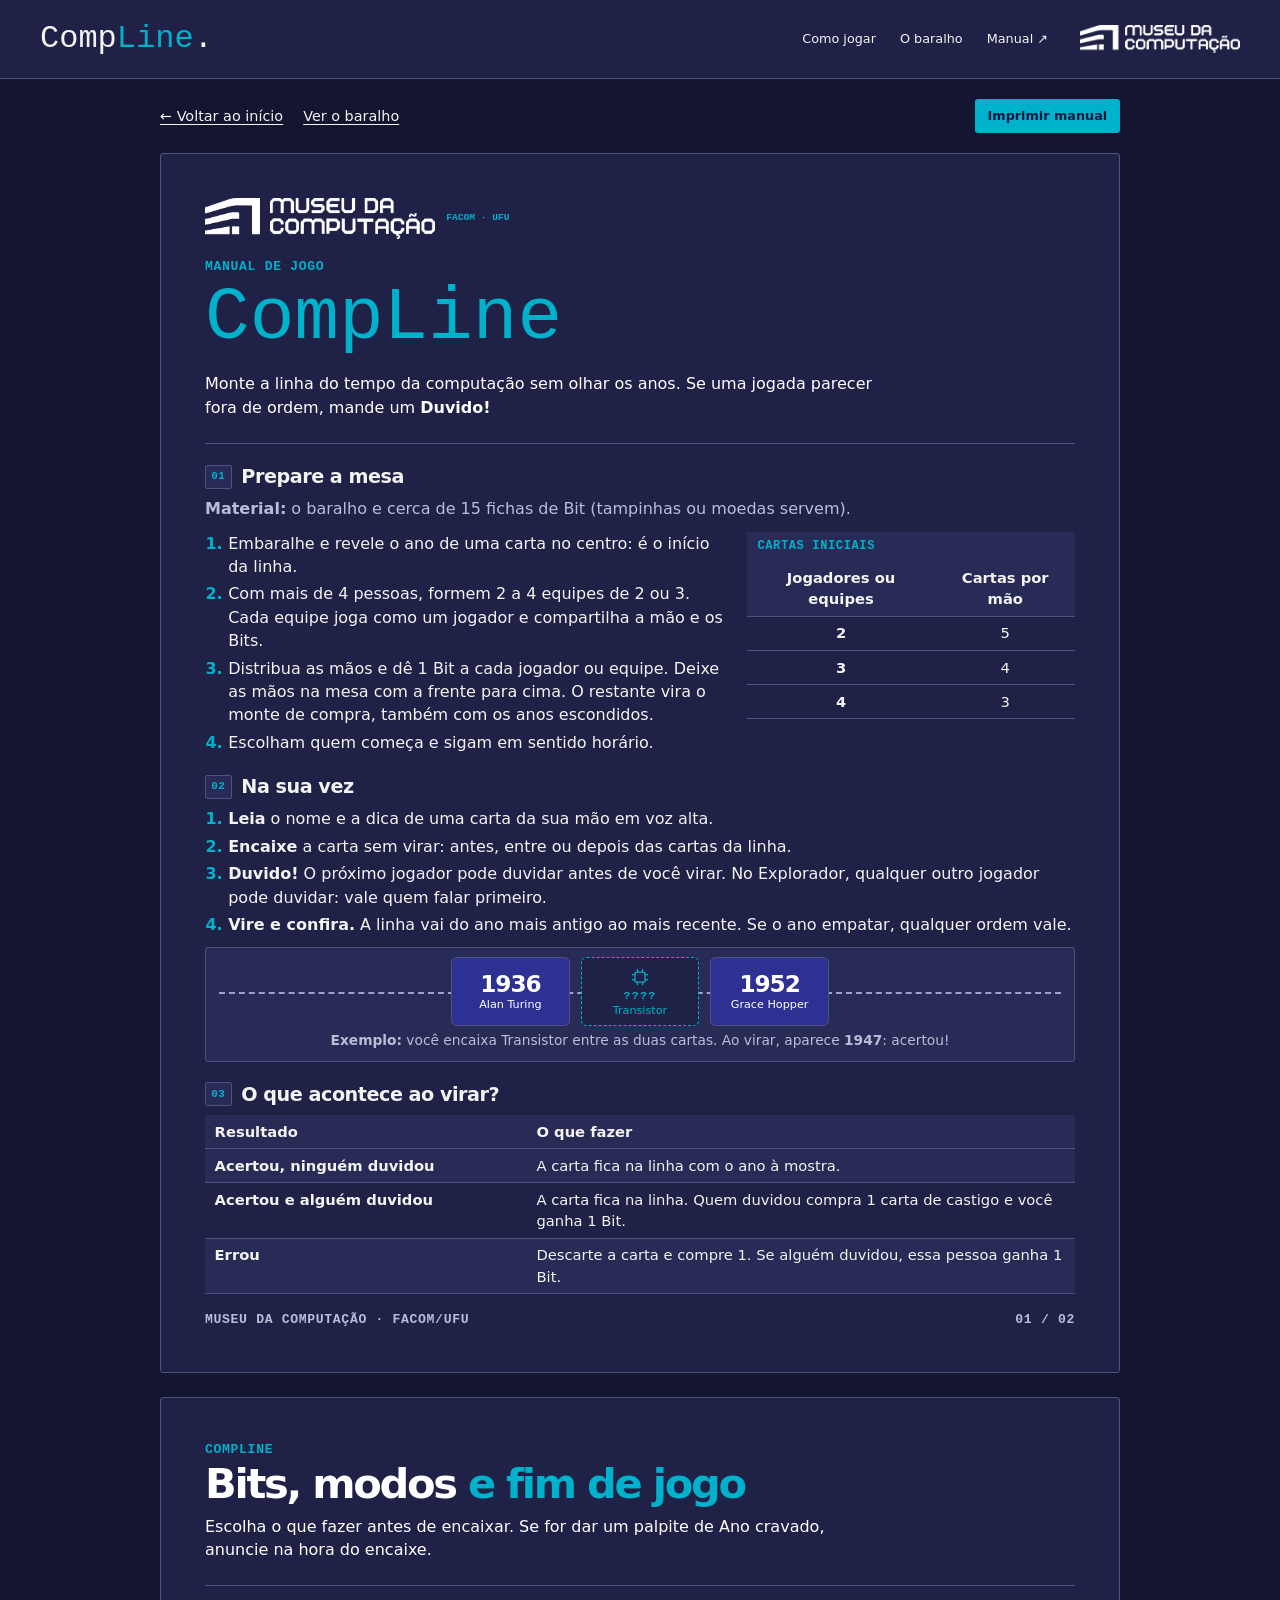
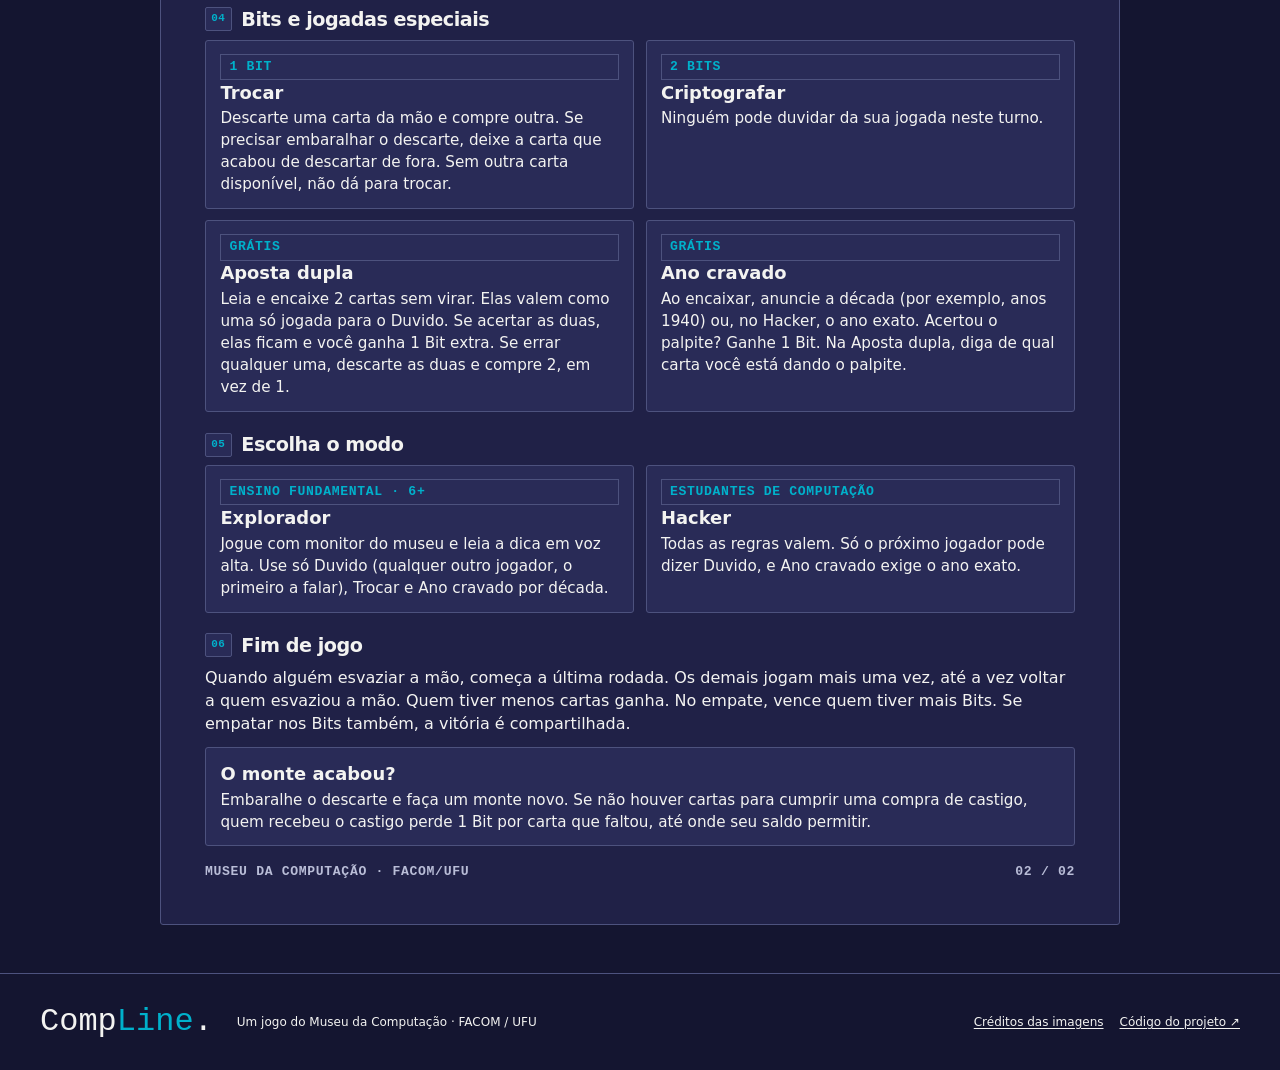
<file: manual.html>
<!doctype html>
<html lang="pt-BR">
<head>
  <meta charset="utf-8">
  <meta name="viewport" content="width=device-width, initial-scale=1">
  <meta name="theme-color" content="#111323">
  <title>Manual de CompLine · Museu da Computação</title>
  <meta name="description" content="Manual de CompLine: prepare a mesa, aprenda as regras e imprima o guia em duas páginas A4.">
  <link rel="icon" href="img/museu-symbol.png">
  <link rel="preconnect" href="https://api.fontshare.com">
  <link rel="preconnect" href="https://cdn.fontshare.com" crossorigin>
  <link rel="stylesheet" href="https://api.fontshare.com/v2/css?f[]=array@400&amp;display=swap">
  <script src="embedded.js"></script>
  <link rel="stylesheet" href="site.css">
  <link rel="stylesheet" href="manual.css">
  <script src="manual.js" defer></script>
</head>
<body>
  <a class="skip-link" href="#conteudo">Pular para o conteúdo</a>
  <header class="site-header"><div class="header-inner container"><a class="brand-link" href="index.html" aria-label="CompLine, início">Comp<span>Line</span>.</a><nav aria-label="Navegação principal"><a href="index.html#como-jogar">Como jogar</a><a href="deck.html">O baralho</a><a href="manual.html" aria-current="page">Manual <span aria-hidden="true">↗</span></a></nav><a class="museum-link" href="index.html#sobre"><img src="img/museu-logo.png" width="5539" height="981" alt="Museu da Computação, sobre o projeto"></a></div></header>
  <nav class="toolbar" aria-label="Navegação do manual">
    <a href="index.html">← Voltar ao início</a>
    <a href="deck.html">Ver o baralho</a>
    <button type="button" id="print-manual" hidden>Imprimir manual</button>
  </nav>

  <main id="conteudo">
    <article class="page" aria-labelledby="manual-title">
      <header class="hero">
        <div class="brand">
          <img src="img/museu-logo.png" width="5539" height="981" alt="Museu da Computação">
          <span class="mono">FACOM · UFU</span>
        </div>
        <p class="label">Manual de jogo</p>
        <h1 id="manual-title">Comp<span>Line</span></h1>
        <p>Monte a linha do tempo da computação sem olhar os anos. Se uma jogada parecer fora de ordem, mande um <strong>Duvido!</strong></p>
      </header>

      <section class="rule" aria-labelledby="setup-title">
        <h2 id="setup-title"><span class="number">01</span> Prepare a mesa</h2>
        <p class="material"><strong>Material:</strong> o baralho e cerca de 15 fichas de Bit (tampinhas ou moedas servem).</p>
        <div class="setup">
          <ol>
            <li>Embaralhe e revele o ano de uma carta no centro: é o início da linha.</li>
            <li>Com mais de 4 pessoas, formem 2 a 4 equipes de 2 ou 3. Cada equipe joga como um jogador e compartilha a mão e os Bits.</li>
            <li>Distribua as mãos e dê 1 Bit a cada jogador ou equipe. Deixe as mãos na mesa com a frente para cima. O restante vira o monte de compra, também com os anos escondidos.</li>
            <li>Escolham quem começa e sigam em sentido horário.</li>
          </ol>
          <table>
            <caption>Cartas iniciais</caption>
            <thead>
              <tr><th scope="col">Jogadores ou equipes</th><th scope="col">Cartas por mão</th></tr>
            </thead>
            <tbody>
              <tr><th scope="row">2</th><td>5</td></tr>
              <tr><th scope="row">3</th><td>4</td></tr>
              <tr><th scope="row">4</th><td>3</td></tr>
            </tbody>
          </table>
        </div>
      </section>

      <section class="rule" aria-labelledby="turn-title">
        <h2 id="turn-title"><span class="number">02</span> Na sua vez</h2>
        <ol class="turn">
          <li><strong>Leia</strong> o nome e a dica de uma carta da sua mão em voz alta.</li>
          <li><strong>Encaixe</strong> a carta sem virar: antes, entre ou depois das cartas da linha.</li>
          <li><strong>Duvido!</strong> O próximo jogador pode duvidar antes de você virar. No Explorador, qualquer outro jogador pode duvidar: vale quem falar primeiro.</li>
          <li><strong>Vire e confira.</strong> A linha vai do ano mais antigo ao mais recente. Se o ano empatar, qualquer ordem vale.</li>
        </ol>
        <figure class="example" id="example" hidden>
          <ol class="timeline">
            <li class="mini" id="example-before"><strong class="year"></strong><span class="name"></span></li>
            <li class="mini guess" id="example-guess">
              <svg viewBox="0 0 32 32" aria-hidden="true"><rect x="8" y="8" width="16" height="16" rx="2"/><path d="M12 3v5m8-5v5m-8 16v5m8-5v5M3 12h5m-5 8h5m16-8h5m-5 8h5"/></svg>
              <strong>????</strong><span class="name"></span>
            </li>
            <li class="mini" id="example-after"><strong class="year"></strong><span class="name"></span></li>
          </ol>
          <figcaption><strong>Exemplo:</strong> você encaixa <span id="example-picked"></span> entre as duas cartas. Ao virar, aparece <strong id="example-year"></strong>: acertou!</figcaption>
        </figure>
      </section>

      <section class="rule" aria-labelledby="challenge-title">
        <h2 id="challenge-title"><span class="number">03</span> O que acontece ao virar?</h2>
        <table class="outcomes">
          <thead>
            <tr><th scope="col">Resultado</th><th scope="col">O que fazer</th></tr>
          </thead>
          <tbody>
            <tr><th scope="row">Acertou, ninguém duvidou</th><td>A carta fica na linha com o ano à mostra.</td></tr>
            <tr><th scope="row">Acertou e alguém duvidou</th><td>A carta fica na linha. Quem duvidou compra 1 carta de castigo e você ganha 1 Bit.</td></tr>
            <tr><th scope="row">Errou</th><td>Descarte a carta e compre 1. Se alguém duvidou, essa pessoa ganha 1 Bit.</td></tr>
          </tbody>
        </table>
      </section>
      <footer class="page-foot"><span>Museu da Computação · FACOM/UFU</span><span>01 / 02</span></footer>
    </article>

    <article class="page" aria-labelledby="strategy-title">
      <header class="hero continuation">
        <p class="label">CompLine</p>
        <h2 id="strategy-title">Bits, modos <span>e fim de jogo</span></h2>
        <p>Escolha o que fazer antes de encaixar. Se for dar um palpite de Ano cravado, anuncie na hora do encaixe.</p>
      </header>

      <section class="rule" aria-labelledby="bits-title">
        <h2 id="bits-title"><span class="number">04</span> Bits e jogadas especiais</h2>
        <div class="tiles">
          <section class="tile">
            <p class="tag">1 Bit</p>
            <h3>Trocar</h3>
            <p>Descarte uma carta da mão e compre outra. Se precisar embaralhar o descarte, deixe a carta que acabou de descartar de fora. Sem outra carta disponível, não dá para trocar.</p>
          </section>
          <section class="tile">
            <p class="tag">2 Bits</p>
            <h3>Criptografar</h3>
            <p>Ninguém pode duvidar da sua jogada neste turno.</p>
          </section>
          <section class="tile">
            <p class="tag">Grátis</p>
            <h3>Aposta dupla</h3>
            <p>Leia e encaixe 2 cartas sem virar. Elas valem como uma só jogada para o Duvido. Se acertar as duas, elas ficam e você ganha 1 Bit extra. Se errar qualquer uma, descarte as duas e compre 2, em vez de 1.</p>
          </section>
          <section class="tile">
            <p class="tag">Grátis</p>
            <h3>Ano cravado</h3>
            <p>Ao encaixar, anuncie a década (por exemplo, anos 1940) ou, no Hacker, o ano exato. Acertou o palpite? Ganhe 1 Bit. Na Aposta dupla, diga de qual carta você está dando o palpite.</p>
          </section>
        </div>
      </section>

      <section class="rule" aria-labelledby="modes-title">
        <h2 id="modes-title"><span class="number">05</span> Escolha o modo</h2>
        <div class="tiles">
          <section class="tile">
            <p class="tag">Ensino fundamental · 6+</p>
            <h3>Explorador</h3>
            <p>Jogue com monitor do museu e leia a dica em voz alta. Use só Duvido (qualquer outro jogador, o primeiro a falar), Trocar e Ano cravado por década.</p>
          </section>
          <section class="tile">
            <p class="tag">Estudantes de computação</p>
            <h3>Hacker</h3>
            <p>Todas as regras valem. Só o próximo jogador pode dizer Duvido, e Ano cravado exige o ano exato.</p>
          </section>
        </div>
      </section>

      <section class="rule" aria-labelledby="finish-title">
        <h2 id="finish-title"><span class="number">06</span> Fim de jogo</h2>
        <p>Quando alguém esvaziar a mão, começa a última rodada. Os demais jogam mais uma vez, até a vez voltar a quem esvaziou a mão. Quem tiver menos cartas ganha. No empate, vence quem tiver mais Bits. Se empatar nos Bits também, a vitória é compartilhada.</p>
        <div class="note">
          <h3>O monte acabou?</h3>
          <p>Embaralhe o descarte e faça um monte novo. Se não houver cartas para cumprir uma compra de castigo, quem recebeu o castigo perde 1 Bit por carta que faltou, até onde seu saldo permitir.</p>
        </div>
      </section>
      <footer class="page-foot"><span>Museu da Computação · FACOM/UFU</span><span>02 / 02</span></footer>
    </article>
  </main>
  <footer class="site-footer"><div class="container footer-inner"><a class="brand-link" href="index.html">Comp<span>Line</span>.</a><p>Um jogo do Museu da Computação · FACOM / UFU</p><div><a href="deck.html#creditos">Créditos das imagens</a><a href="https://github.com/matheusmedrado/museuComp">Código do projeto ↗</a></div></div></footer>
</body>
</html>
</file>
<file: site.css>
/* Screen chrome and card colors are deliberately independent. */
:root {
  color-scheme: dark;
  --navy: #2e3192;
  /* Brand colors from the original presentation, with dark reading surfaces. */
  --blue: #0553be;
  --cyan: #00b1cb;
  --night: #15163f;
  --canvas: #141530;
  --surface: #202147;
  --surface-raised: #292b57;
  --surface-inset: #171835;
  --ink: #f3f3f1;
  --soft-ink: #b9bdd7;
  --line: #4d527e;
  --accent: var(--cyan);
  --chrome: #d5d4d2;
  --chrome-ink: #3d3d45;
  --mono: ui-monospace, "SFMono-Regular", Consolas, monospace;
  --logo-font: "Array", ui-monospace, monospace;
}
* { box-sizing: border-box; }
html { scroll-padding-top: 2rem; }
body { margin: 0; background: var(--canvas); color: var(--ink); font: 1rem/1.6 system-ui, -apple-system, BlinkMacSystemFont, "Segoe UI", sans-serif; }
[hidden] { display: none !important; }
a { color: inherit; text-underline-offset: .25em; }
button, input, select { font: inherit; }
button, select, summary { cursor: pointer; }
button { color: inherit; }
button, a, input, select, summary { -webkit-tap-highlight-color: transparent; }
:focus-visible { outline: 2px solid var(--accent); outline-offset: 4px; }
img { max-width: 100%; }
.container { width: min(1200px, calc(100% - 4rem)); margin-inline: auto; }
.mono, .overline { font-family: var(--mono); }
.overline { margin: 0 0 1rem; color: var(--accent); font: 500 .65rem/1.7 var(--mono); letter-spacing: .08em; }
.skip-link { position: fixed; top: .5rem; left: .5rem; z-index: 2000; padding: .8rem 1rem; background: var(--cyan); color: var(--canvas); transform: translateY(-160%); }
.skip-link:focus { transform: translateY(0); }
.sr-only { position: absolute; width: 1px; height: 1px; padding: 0; margin: -1px; clip-path: inset(50%); overflow: hidden; white-space: nowrap; }
.icon-library { position: absolute; width: 0; height: 0; overflow: hidden; }
.desktop-print-guide { display: none; }
.brand-link { color: var(--ink); white-space: nowrap; text-decoration: none; font: 400 2rem/1 var(--logo-font); letter-spacing: 0; }
.brand-link > span:first-child { color: var(--accent); }
.button { display: inline-flex; align-items: center; justify-content: center; gap: 1.3rem; min-height: 44px; padding: .7rem 1rem; border: 1px solid #111219; border-radius: 3px; text-decoration: none; font-size: .8rem; font-weight: 650; line-height: 1.5; box-shadow: inset 1px 1px 0 #ffffff45, 2px 2px 0 #101116; }
.button-primary { background: var(--cyan); color: #121923; }
.button-primary:hover { background: #bff4fa; }
.button-secondary { background: var(--chrome); color: var(--chrome-ink); }
.button-secondary:hover { background: #eeeef2; }
.button:active { translate: 1px 1px; box-shadow: inset 1px 1px 0 #0003; }
button:disabled { opacity: .5; cursor: wait; }
.text-link { font-size: .8rem; font-weight: 550; color: var(--ink); text-decoration: none; }
.text-link:hover { color: var(--accent); text-decoration: underline; }
.actions { display: flex; align-items: center; flex-wrap: wrap; gap: 1rem 1.4rem; margin-top: 1.7rem; }
h2 { margin: 0 0 1rem; font-size: clamp(1.8rem, 3vw, 2.6rem); font-weight: 550; line-height: 1.1; letter-spacing: -.045em; }
h3 { line-height: 1.25; }
p { margin-top: 0; }
.tag { border: 1px solid var(--line); padding: .25rem .5rem; font: .65rem var(--mono); }
.notice { background: var(--surface-raised); padding: 1.5rem; }

/* The independently printable documents also retain a standalone entry point. */
.site-header { background: var(--surface); border-bottom: 1px solid var(--line); }
.header-inner { min-height: 78px; display: flex; align-items: center; gap: 2rem; }
.site-header nav { margin-left: auto; display: flex; gap: 1.5rem; }
.site-header nav a { font-size: .8rem; text-decoration: none; }
.museum-link img { display: block; width: 160px; height: auto; filter: brightness(0) invert(1); }
.site-footer { border-top: 1px solid var(--line); padding: 2rem 0; }
.footer-inner { display: flex; align-items: center; flex-wrap: wrap; gap: 1.5rem; font-size: .75rem; }
.footer-inner p { margin: 0; }
.footer-inner > div { margin-left: auto; display: flex; gap: 1rem; }

/* A quiet desktop; the window chrome carries the classic Macintosh cues. */
.os-menubar { position: relative; z-index: 1000; display: flex; align-items: center; gap: 2rem; min-height: 52px; padding: 0 1.5rem; background: var(--surface-inset); border-bottom: 1px solid var(--line); }
.museum-brand { display: block; flex: none; line-height: 0; }
.museum-brand img { display: block; width: 164px; height: auto; }
#os-clock { margin-left: auto; color: #d5d6df; font: .75rem var(--mono); font-variant-numeric: tabular-nums; }
.desktop { position: relative; padding: 2rem; }
.desktop-shortcuts { display: flex; gap: 1rem; margin-bottom: 2rem; }
.desktop-shortcut { display: flex; flex-direction: column; align-items: center; justify-content: center; gap: .5rem; width: 80px; min-height: 84px; border: 1px solid transparent; border-radius: 2px; text-decoration: none; text-align: center; }
.desktop-shortcut:hover { background: #ffffff08; border-color: var(--line); }
.desktop-shortcut[data-open="inicio"] { --icon-color: var(--cyan); }
.desktop-shortcut[data-open="baralho"] { --icon-color: #8e99e0; }
.desktop-shortcut[data-open="manual"] { --icon-color: var(--chrome); }
.desktop-shortcut[data-open="imprimir"] { --icon-color: #85ccda; }
.desktop-shortcut[data-open="sobre"] { --icon-color: #79a9ed; }
.desktop-shortcut[data-active="true"] { background: #ffffff08; }
.desktop-shortcut svg { filter: drop-shadow(2px 3px 0 #05060c); }
.desktop-shortcut svg, .print-options svg { width: 40px; height: 40px; fill: none; stroke: #242632; stroke-width: 1.5; shape-rendering: crispEdges; }
.icon-fill { fill: var(--icon-color, #d9dbe4); }
.icon-accent { fill: var(--blue); stroke: var(--blue); }
.desktop-shortcut span { padding: .1rem .3rem; color: #dddfe8; font: .68rem/1.3 var(--mono); }
.desktop-shortcut:hover span, .desktop-shortcut[data-active="true"] span, .desktop-shortcut:focus-visible span { background: var(--icon-color); color: #171821; }
.os-window { display: flex; flex-direction: column; width: 100%; max-width: 1200px; min-width: 0; margin: 0 auto 2rem; border: 1px solid #08091e; border-radius: 5px 5px 2px 2px; background: var(--surface); box-shadow: 0 0 0 1px var(--line), 0 18px 50px #0006, 4px 4px 0 #090a21; overflow: hidden; }
.os-window:focus-visible { outline-offset: 5px; }
.window-titlebar { position: relative; display: flex; align-items: center; flex-shrink: 0; gap: .55rem; min-height: 35px; padding: 5px 8px; background: var(--chrome); border-bottom: 1px solid #08091e; color: var(--chrome-ink); user-select: none; }
.window-titlebar::before { content: ""; position: absolute; inset: 8px 13px; background: repeating-linear-gradient(to bottom, #656875 0 1px, transparent 1px 3px); pointer-events: none; }
.window-file { position: relative; order: 2; margin: 0 auto; padding: 0 .7rem; background: var(--chrome); font: 650 .75rem/1.5 var(--mono); text-align: center; }
.desktop-ready .os-window:not(.is-active) .window-titlebar::before { opacity: .35; }
.window-controls { display: contents; }
.window-controls button { position: relative; display: grid; place-content: center; flex: none; width: 20px; height: 20px; padding: 0; background: #d7d9e1; color: #22232c; border: 1px solid #424450; border-radius: 0; box-shadow: inset 1px 1px 0 white, inset -1px -1px 0 #8d909d; font: 15px/1 var(--mono); }
.window-controls button:hover { background: white; }
.window-controls button:focus-visible { outline-color: #171838; }
.window-controls [data-window-action="close"] { order: 0; }
.window-controls [data-window-action="minimize"] { order: 3; }
.window-controls [data-window-action="maximize"] { order: 4; }
.window-body { min-height: 0; }
.window-status { display: flex; flex-shrink: 0; gap: 2rem; margin: 0; padding: .9rem 2rem; border-top: 1px solid var(--line); color: var(--soft-ink); }
.welcome-body { flex: 1; display: flex; flex-direction: column; align-items: center; padding: 1.7rem 2rem; text-align: center; }
.hero-intro { flex: none; margin-top: auto; }
.welcome-kicker { margin: 0 0 .9rem; color: var(--soft-ink); font-size: .58rem; letter-spacing: .12em; }
.welcome-wordmark { margin: 0 0 .9rem; font: 400 clamp(3.5rem, 7vw, 6rem)/1 var(--logo-font); color: var(--accent); letter-spacing: -.035em; }
.hero-description { margin: 0; color: var(--ink); font-size: 1.1rem; line-height: 1.6; }
.hero-description span { color: var(--soft-ink); font-size: .85rem; }
.timeline-exhibit { width: min(100%, 590px); flex: none; margin: 1rem 0 1.3rem; }
.hero-cards { --card-width: 152px; position: relative; width: 100%; height: 278px; }
.hero-cards::before { content: ""; position: absolute; left: 8%; right: 8%; top: calc(var(--card-width) * 88 / 63 + 34px); height: 1px; background: #7d8195; transform-origin: left; }
.hero-card { --end-x: calc(-150% - 32px); --start-x: -20%; --start-r: 13deg; --end-r: -4deg; position: absolute; top: 10px; left: 50%; width: var(--card-width); aspect-ratio: 63 / 88; container-type: inline-size; transform: translateX(var(--end-x)) rotate(var(--end-r)); filter: drop-shadow(0 10px 8px #0005); }
.hero-card:nth-child(2) { --end-x: -50%; --start-x: -140%; --start-r: -16deg; --end-r: 0deg; }
.hero-card:nth-child(3) { --end-x: calc(50% + 32px); --start-x: -65%; --start-r: 5deg; --end-r: 4deg; }
.hero-card .card { border: 1px solid #a2a6de80; }
.timeline-placeholder { width: 100%; aspect-ratio: 63 / 88; border: 1px solid var(--line); border-radius: 7px; background: var(--surface-raised); }
.timeline-year { position: absolute; top: calc(100% + 14px); left: 50%; translate: -50% 0; padding: 2px 8px; border: 1px solid #7d8195; background: var(--surface); color: var(--accent); font: .66rem/1.5 var(--mono); transform: rotate(calc(-1 * var(--end-r))); }
.timeline-exhibit figcaption { display: flex; align-items: center; justify-content: center; gap: .5rem; color: var(--soft-ink); font: .6rem/1.7 var(--mono); }
#replay-hero { flex: 0 0 30px; width: 30px; height: 30px; padding: 0; border: 1px solid transparent; border-radius: 50%; background: transparent; color: var(--soft-ink); font-size: 1.15rem; }
#replay-hero:hover { border-color: var(--line); color: var(--ink); }
.hero-actions { display: flex; flex: none; flex-wrap: wrap; align-items: center; justify-content: center; gap: 1.5rem; margin-bottom: auto; }
.preview-loading { padding-top: 6rem; margin: 0; color: var(--soft-ink); font-size: .75rem; }

/* A finite composition rather than a perpetual carousel. Replay is optional. */
@media (prefers-reduced-motion: no-preference) {
  .hero-intro { animation: hero-arrive .7s .1s both; }
  .is-animated .hero-card { animation: history-sort 4.4s cubic-bezier(.22, 1, .36, 1) both; }
  .is-animated .timeline-year { animation: date-reveal .55s 2.3s both; }
  .hero-cards.is-animated::before { animation: timeline-connect .8s 1.8s both; }
  .is-booting .hero-intro, .is-booting .hero-cards *, .is-booting .hero-cards::before,
  .hero-cards.is-paused *, .hero-cards.is-paused::before { animation-play-state: paused; }
  .desktop-shortcut svg { transition: translate .18s ease-out; }
  .desktop-shortcut:hover svg { translate: 0 -3px; }
}
@keyframes hero-arrive { from { opacity: 0; translate: 0 10px; filter: blur(4px); } to { opacity: 1; translate: 0 0; filter: blur(0); } }
@keyframes history-sort {
  0% { opacity: 0; transform: translate(var(--start-x), 24px) rotate(var(--start-r)) scale(.9); }
  16%, 27% { opacity: 1; transform: translate(var(--start-x), 5px) rotate(var(--start-r)); }
  66%, 100% { opacity: 1; transform: translate(var(--end-x), 0) rotate(var(--end-r)); }
}
@keyframes date-reveal { from { opacity: 0; margin-top: -7px; } to { opacity: 1; margin-top: 0; } }
@keyframes timeline-connect { from { transform: scaleX(0); } to { transform: scaleX(1); } }

/* One short boot per tab, with an immediate exit and no dependency on remote assets. */
.boot-screen { position: fixed; inset: 0; z-index: 10000; display: grid; place-items: center; background: var(--canvas); padding: 2rem; }
.boot-content { width: min(100%, 320px); text-align: center; }
.boot-computer { width: 64px; height: 64px; margin-bottom: 1.5rem; fill: none; stroke: var(--accent); stroke-width: 2; shape-rendering: crispEdges; }
#boot-title { margin: 0 0 1.2rem; font: 400 3.5rem/1 var(--logo-font); color: var(--accent); letter-spacing: -.035em; }
.boot-status { min-height: 2.5em; margin-bottom: 1rem; color: var(--soft-ink); font: .65rem/1.6 var(--mono); }
.boot-progress { width: 200px; height: 11px; margin: 0 auto 1.2rem; padding: 2px; border: 1px solid #747888; }
.boot-progress span { display: block; height: 100%; background: repeating-linear-gradient(to right, var(--accent) 0 8px, transparent 8px 10px); animation: boot-progress 1.5s steps(20) both; }
#skip-boot { min-height: 44px; border: 0; padding: .5rem; background: transparent; color: var(--soft-ink); font: .65rem var(--mono); }
#skip-boot:hover { color: var(--ink); }
@keyframes boot-progress { from { width: 0; } to { width: 100%; } }
.content-body { padding: 2.2rem 2.5rem; }
.content-body > p:not(.overline) { max-width: 45rem; color: var(--soft-ink); font-size: .9rem; }
.steps { display: grid; grid-template-columns: repeat(3, 1fr); gap: 1.5rem; margin: 2rem 0; padding: 0; list-style: none; }
.steps li { border-top: 1px solid var(--line); padding-top: .8rem; }
.step-number { color: var(--accent); font: .7rem var(--mono); }
.steps h3 { font-size: 1rem; margin: 1rem 0 .5rem; }
.steps p, .mode-grid p { margin-bottom: 0; color: var(--soft-ink); font-size: .8rem; }
.mode-grid { display: grid; grid-template-columns: 1fr 1fr; gap: 2rem; border-block: 1px solid var(--line); padding: 1.3rem 0; }
.mode-grid h3 { margin: 0 0 .6rem; font-size: 1rem; }
.app-window iframe { display: block; width: 100%; flex: 1; min-height: 400px; border: 0; background: var(--surface); }
.app-toolbar { flex-shrink: 0; display: flex; align-items: center; flex-wrap: wrap; gap: .8rem 1.3rem; padding: .75rem 1.1rem; border-bottom: 1px solid var(--line); background: var(--surface-raised); font: .72rem/1.6 var(--mono); }
.app-toolbar > span { margin-right: auto; color: var(--soft-ink); }
.app-toolbar a { text-decoration: none; }
.app-toolbar a:hover { text-decoration: underline; }
.app-toolbar button { border: 0; background: none; font: inherit; padding: 0; margin-left: auto; }
.print-options { display: grid; grid-template-columns: 1fr 1fr; gap: 1.5rem; margin-block: 1.7rem; }
.print-options article { padding: 1.4rem; border: 1px solid var(--line); border-radius: 3px; background: var(--surface-raised); }
.print-options h3 { font-size: 1rem; margin: .9rem 0 .65rem; }
.print-options p { color: var(--soft-ink); font-size: .8rem; }
.print-options .print-readiness { margin: .8rem 0 0; font: .6rem/1.5 var(--mono); }
.print-help { border-top: 1px solid var(--line); padding-top: 1rem; font-size: .8rem; }
.print-help summary { font-weight: 600; }
.print-help p { margin: .8rem 0 0; color: var(--soft-ink); }
.about-logo { width: 250px; height: auto; display: block; margin-bottom: 2rem; }
.about-links { display: flex; flex-direction: column; align-items: start; gap: .8rem; margin-top: 2rem; font-size: .8rem; }

/* Enhancement is isolated: ordinary content and links work without JavaScript. */
.desktop-ready .desktop { height: calc(100svh - 52px); min-height: 580px; padding: 0; }
.desktop-ready .desktop-shortcuts { position: absolute; top: 26px; right: 22px; margin: 0; flex-direction: column; gap: 1rem; }
.desktop-ready .os-window { position: absolute; width: min(1200px, calc(100% - 176px)); height: min(760px, calc(100% - 72px)); max-height: calc(100% - 40px); margin: 0; }
.desktop-ready .window-titlebar { cursor: grab; touch-action: none; }
.desktop-ready .is-dragging .window-titlebar { cursor: grabbing; }
.desktop-ready .window-body { overflow: auto; overscroll-behavior: contain; scrollbar-width: thin; scrollbar-color: #757986 var(--surface); }
.desktop-ready .app-window iframe { min-height: 0; }
/* Expansion uses the workspace, not the icon rail: navigation stays reachable. */
@media (min-width: 901px) {
  .desktop-ready .os-window.is-maximized { left: 20px !important; top: 20px !important; width: calc(100% - 144px); height: calc(100% - 40px); max-width: none; max-height: none; }
}

@media (max-width: 900px) {
  .os-menubar { gap: 1rem; padding-inline: 1rem; }
  .museum-brand img { width: 145px; }
  .desktop-ready .desktop { display: flex; flex-direction: column; gap: 1rem; height: calc(100svh - 52px); min-height: 600px; padding: 1rem; }
  .desktop-ready .desktop-shortcuts { position: static; flex-direction: row; justify-content: center; flex-shrink: 0; gap: 1rem; margin: 0; }
  .desktop-shortcut { min-height: 72px; }
  .desktop-shortcut svg { width: 34px; height: 34px; }
  .desktop-ready .os-window { position: static; width: 100%; flex: 1; height: auto; max-height: none; min-height: 0; }
  .window-controls [data-window-action="maximize"] { display: none; }
  .desktop-ready .window-titlebar { cursor: default; touch-action: auto; }
  .window-status { gap: 1.4rem; padding-inline: 1.5rem; }
  .site-header nav { gap: 1rem; }
  .museum-link { display: none; }
}
@media (max-width: 620px) {
  .container { width: calc(100% - 2rem); }
  .museum-brand img { width: 145px; }
  #os-clock { padding-right: .1rem; font-size: .68rem; }
  .desktop-ready .desktop { min-height: 520px; padding: 12px; gap: .75rem; }
  .desktop-ready .desktop-shortcuts { justify-content: space-between; gap: 0; }
  .desktop-shortcut { width: 54px; min-height: 65px; gap: .35rem; }
  .desktop-shortcut svg { width: 34px; height: 34px; }
  .desktop-shortcut span { font-size: .58rem; }
  .window-file { font-size: .65rem; }
  .window-controls button { width: 22px; height: 22px; }
  .welcome-body { padding: 1.8rem .8rem; }
  .welcome-kicker { font-size: .48rem; letter-spacing: .07em; }
  .welcome-wordmark { font-size: 3.5rem; }
  .hero-description { font-size: 1rem; }
  .hero-description span { font-size: .75rem; }
  .hero-cards { --card-width: clamp(65px, 21vw, 105px); height: clamp(175px, 37vw, 210px); }
  .hero-card:first-child { --end-x: calc(-150% - 16px); }
  .hero-card:nth-child(3) { --end-x: calc(50% + 16px); }
  .timeline-exhibit { margin: 1.1rem 0 1.3rem; }
  .timeline-exhibit figcaption { font-size: .48rem; }
  .hero-actions { gap: .8rem; }
  .hero-actions .button, .hero-actions .text-link { font-size: .72rem; }
  .window-status { gap: .75rem; padding: .75rem; justify-content: space-between; }
  .content-body { padding: 1.5rem; }
  .content-body > p:not(.overline) { font-size: .82rem; }
  .steps, .mode-grid, .print-options { grid-template-columns: 1fr; gap: 1.4rem; }
  .steps { margin-block: 1.5rem; }
  .steps h3 { margin-top: .5rem; }
  .app-toolbar { padding: .7rem .8rem; gap: .65rem 1rem; font-size: .65rem; }
  .app-toolbar > span { display: none; }
  .print-options article { padding: 1rem; }
  .print-options .button { width: 100%; }
  .header-inner { min-height: 90px; flex-wrap: wrap; padding-block: 1rem; gap: .8rem; }
  .site-header nav { width: 100%; margin: 0; justify-content: space-between; }
  .site-header nav a { font-size: .7rem; }
}
@media (min-width: 901px) and (prefers-reduced-motion: no-preference) {
  .desktop-ready .os-window:not([hidden]) { animation: window-in .18s ease-out both; }
  @keyframes window-in { from { opacity: 0; translate: 0 6px; } to { opacity: 1; translate: 0 0; } }
}
@media (prefers-reduced-motion: reduce) {
  *, *::before, *::after { animation: none !important; transition: none !important; scroll-behavior: auto !important; }
}
@media print {
  :root { color-scheme: light; }
  .boot-screen { display: none !important; }
  .home-page #os-shell, .home-page #desktop-announcement { display: none; }
  .desktop-print-guide { display: block; padding: 1cm; font-size: 11pt; }
  .desktop-print-guide h1 { font-size: 22pt; line-height: 1.2; }
  .desktop-print-guide h2 { margin-top: 1.5em; font-size: 16pt; }
  .site-header, .site-footer, .skip-link { display: none; }
  .home-page { background: white; color: black; }
  .home-page .os-menubar, .home-page .desktop-shortcuts, .home-page .window-controls, .home-page .app-window { display: none; }
  .home-page .desktop { height: auto; }
  .home-page .os-window { position: static; height: auto; width: auto; max-height: none; box-shadow: none; background: white; color: black; }
}
</file>
<file: cards.css>
/* One design for every generated face, on screen and on paper. */
.card { --navy: #2e3192; --cyan: #7fe7f5; --paper: #fff; --muted: #dedff2; container-type: inline-size; width: 100%; aspect-ratio: 63 / 88; background: var(--navy); color: var(--paper); padding: 7%; border-radius: 4%; }
.frame { position: relative; height: 100%; display: flex; flex-direction: column; min-width: 0; }
.card-head { display: flex; align-items: center; justify-content: space-between; padding: 0 0 6%; gap: 4%; border-bottom: 1px solid #ffffff40; }
.wordmark { font: 400 6cqw/1 var(--logo-font, system-ui), sans-serif; letter-spacing: 0; }
.museum-symbol { display: block; flex: none; width: 10cqw; height: auto; filter: brightness(0) invert(1); }
.card-meta { display: flex; align-items: center; justify-content: space-between; flex-wrap: wrap; gap: .35em; margin: 0 0 4%; padding-left: 13%; color: var(--cyan); font: 500 2.4cqw/1.2 var(--mono); letter-spacing: .04em; text-transform: uppercase; }
.category { overflow-wrap: anywhere; }
.difficulty, .pips { display: flex; align-items: center; gap: .3em; }
.pips i { display: block; width: .7em; height: .7em; border: 1px solid var(--cyan); }
.pips .on { background: var(--cyan); }
.art { flex: none; background: #dbfaff; }
.art svg, .art canvas { display: block; width: 100%; height: 100%; }
.art canvas { object-fit: cover; object-position: center; image-rendering: pixelated; }
.name { margin: 0 0 3%; font-size: 7.6cqw; font-weight: 550; line-height: 1; letter-spacing: -.035em; overflow-wrap: anywhere; }
.clue { margin: 0; color: var(--muted); font-size: 3.65cqw; line-height: 1.4; }
.card-foot { display: flex; align-items: center; justify-content: space-between; gap: 2%; padding: 4% 0 0; margin: auto 6% 0; border-top: 1px solid #ffffff2e; font: 500 2.6cqw/1.2 var(--mono); letter-spacing: .03em; }
.unknown { color: var(--cyan); font-size: 3.4cqw; letter-spacing: .12em; }
.image-credit { margin: 3% 6% 5%; color: var(--muted); font: 2cqw/1.3 var(--mono); overflow-wrap: anywhere; }
.front { padding: 0; overflow: hidden; }
.front .art { aspect-ratio: 63 / 48.4; }
.card-copy { padding: 7% 6% 4%; }
.card-divider { position: relative; height: 0; border-top: 2px solid var(--cyan); margin-top: -1px; z-index: 2; }
.card-divider > span { position: absolute; left: 6%; top: 0; transform: translateY(-50%); display: grid; place-items: center; width: 10cqw; height: 10cqw; border: 2px solid var(--cyan); border-radius: 50%; background: var(--navy); color: var(--cyan); font: 650 6cqw/1 system-ui, sans-serif; }
.card-divider::after { content: ''; position: absolute; top: 0; right: 8%; width: 2cqw; height: 2cqw; border: 1px solid var(--cyan); background: var(--navy); transform: translateY(-50%) rotate(45deg); }
.answer { display: flex; flex-direction: column; align-items: stretch; justify-content: center; text-align: center; flex: 1; }
.card-date { padding: 12% 0; }
.year { margin: 0; font: 650 32cqw/.95 system-ui, sans-serif; letter-spacing: -.08em; }
.back-foot { display: flex; justify-content: space-between; flex-wrap: wrap; gap: .5em 3%; margin-top: 8%; color: var(--muted); font: 2.3cqw/1.3 var(--mono); }
.draft { align-self: start; margin-top: 4%; padding: .35em .65em; background: var(--cyan); color: var(--night); border-radius: .25em; font-size: 3cqw; font-weight: 750; }
</file>
<file: deck.css>
.deck-head { display: flex; align-items: center; justify-content: space-between; gap: 2rem; padding-block: 4rem 3rem; }
.deck-head h1 { margin: 0; font-size: clamp(2.5rem, 4.6vw, 4rem); line-height: 1.06; letter-spacing: -.06em; font-weight: 650; }
.deck-head h1 span { color: var(--accent); }
.deck-head p:not(.overline) { color: var(--soft-ink); font-size: .9rem; margin-top: 1.5rem; }
.deck-summary { display: flex; flex-direction: column; align-items: end; gap: 1.3rem; min-width: 9rem; color: var(--accent); font-size: .6rem; text-align: right; line-height: 1.8; }
.deck-summary img { width: 70px; height: auto; filter: brightness(0) invert(1); }
.print-panel { display: flex; align-items: center; justify-content: space-between; gap: 2.5rem; border: 1px solid #646d8c; border-radius: 4px; padding: 1.7rem 2rem; background: var(--surface); box-shadow: 5px 5px 0 #05081566; margin-bottom: 3.5rem; }
.print-panel h2 { font-size: 1.2rem; letter-spacing: -.025em; }
.print-panel p { font-size: .8rem; color: var(--soft-ink); margin: .5rem 0 0; }
.print-panel details { margin-top: .7rem; max-width: 42rem; }
.print-panel summary { cursor: pointer; font-size: .75rem; color: var(--accent); font-weight: 600; width: fit-content; }
.print-panel details p { font-size: .75rem; }
.print-action { min-width: 15rem; max-width: 18rem; }
.print-action button { width: 100%; }
button:disabled { cursor: wait; opacity: .55; }
#print-status { font: .65rem/1.6 var(--mono); }
.collection-heading { display: flex; align-items: center; justify-content: space-between; gap: 1rem; margin-bottom: 1.5rem; }
.collection-heading h2 { font-size: 1.5rem; letter-spacing: -.04em; }
.collection-heading h2 span { display: block; margin-top: .6rem; font-size: .75rem; font-weight: 400; letter-spacing: 0; color: var(--soft-ink); }
.deck-tools { display: flex; align-items: end; flex-wrap: wrap; gap: 1rem; padding: 1.2rem; border: 1px solid var(--line); border-radius: 3px; background: var(--surface); }
.deck-tools label { display: block; margin-bottom: .35rem; font: .65rem var(--mono); color: var(--soft-ink); }
.deck-tools input, .deck-tools select { min-height: 44px; padding: .65rem .9rem; background: var(--surface-inset); border: 1px solid var(--line); color: var(--ink); border-radius: 2px; font-size: .83rem; width: 100%; }
.deck-tools input::placeholder { color: var(--soft-ink); }
.search-field { flex: 1 1 18rem; }
.category-field { flex: 1 1 12rem; }
.deck-tools button { min-height: 44px; }
.play-note { color: var(--soft-ink); font-size: .75rem; }
#status { font: .7rem/1.6 var(--mono); margin: 1.5rem 0 1.3rem; color: var(--soft-ink); }
.deck { display: grid; grid-template-columns: repeat(auto-fit, minmax(min(100%, 300px), 1fr)); gap: 2rem 1.5rem; padding: 0 0 4rem; margin: 0; list-style: none; }
.deck > li { min-width: 0; width: 100%; max-width: 336px; justify-self: center; container-type: inline-size; display: flex; flex-direction: column; }
.deck .card { display: flex; flex: 1 0 auto; aspect-ratio: auto; min-height: calc(100cqw * 88 / 63); box-shadow: 0 .4rem 1rem #17183815; cursor: pointer; }
.deck .clue { font-size: 4.3cqw; line-height: 1.45; }
.deck .frame { flex: 1; min-width: 0; height: auto; overflow: visible; }
.deck .card-head, .deck .card-foot { flex-wrap: wrap; row-gap: .35em; }
.flip { width: 100%; min-height: 44px; margin-top: .7rem; padding: .5rem; border: 1px solid var(--line); border-radius: 3px; color: var(--accent); background: var(--surface-raised); font: .65rem var(--mono); }
.flip:hover { background: var(--surface); border-color: var(--accent); }
.notice, .empty-state { background: var(--surface-raised); padding: 1.5rem; border: 1px solid var(--line); border-radius: 3px; margin-block: 1.5rem; font-size: .85rem; }
.credits { border-top: 1px solid var(--line); padding-block: 3rem; }
.credits h2 { font-size: 1.8rem; }
.credits > p:not(.overline) { font-size: .82rem; color: var(--soft-ink); max-width: 48rem; }
.credits ul { padding: 0; list-style: none; display: grid; grid-template-columns: 1fr 1fr; gap: 1rem 2rem; font-size: .75rem; overflow-wrap: anywhere; }
.credits li { border-top: 1px solid var(--line); padding-top: 1rem; }
.credit-source { display: block; color: var(--accent); }
.credit-note { margin: .25rem 0 0; color: var(--soft-ink); font-size: .7rem; }
#print-deck { display: none; }
@media (max-width: 760px) { .deck-head { padding-block: 2.5rem 2rem; } .deck-summary { display: none; } .print-panel { flex-direction: column; align-items: start; gap: 1.5rem; padding: 1.4rem; } .print-action { max-width: none; width: 100%; } .deck { gap: 1.5rem 1rem; } .collection-heading { flex-direction: column; align-items: start; } .credits ul { grid-template-columns: 1fr; } }
@media (max-width: 420px) { .deck { grid-template-columns: 1fr; padding-inline: .8rem; } .deck-tools { padding: 1rem; } .deck-tools button { width: 100%; } }
@media (prefers-reduced-motion: no-preference) { .deck .card { animation: reveal .2s ease-out; } @keyframes reveal { from { transform: perspective(32rem) rotateY(15deg); opacity: .65; } } }

@page { size: A4 portrait; margin: 0; }
/* One catalog, presented as an app inside the desktop; print rules stay shared. */
@media screen {
  .in-desktop { background: var(--surface); }
  .in-desktop body { background: var(--surface); }
  .in-desktop .site-header, .in-desktop .site-footer,
  .in-desktop .deck-head, .in-desktop .print-panel,
  .in-desktop .collection-heading, .in-desktop .play-note { display: none; }
  .in-desktop .screen { width: calc(100% - 4rem); padding-top: 1.5rem; }
  .in-desktop .deck-tools { padding: 0 0 1rem; border: 0; border-bottom: 1px solid var(--line); }
  .in-desktop .deck { padding-bottom: 2rem; }
  .in-desktop:not(.credits-app) .credits { display: none; }
  .in-desktop.credits-app .screen { display: none; }
  .in-desktop.credits-app .credits { width: calc(100% - 3rem); padding-top: 1.5rem; border: 0; }
}
@media screen and (max-width: 620px) {
  .in-desktop .screen { width: calc(100% - 1.5rem); padding-top: .8rem; }
  .in-desktop .deck { gap: 1.5rem 1rem; padding-inline: 0; }
  .in-desktop .deck-tools { gap: .8rem; }
  .in-desktop .search-field, .in-desktop .category-field { flex-basis: 100%; }
  .in-desktop .deck-tools label { font-size: .65rem; }
  .in-desktop #status { margin-block: 1rem; }
}
@media screen and (max-width: 380px) { .in-desktop .deck { grid-template-columns: 1fr; padding-inline: .6rem; } }
@media print {
  html, body { background: white; }
  .site-header, .site-footer, .screen, .skip-link, .credits .overline { display: none; }
  #print-deck { display: block; }
  .print-sheet {
    width: 210mm;
    height: 296mm;
    display: grid;
    grid-template-columns: repeat(3, 63mm);
    grid-template-rows: repeat(3, 88mm);
    place-content: center;
    break-after: page;
    print-color-adjust: exact;
    -webkit-print-color-adjust: exact;
  }
  .print-sheet:last-child { break-after: auto; }
  .print-sheet .card { width: 63mm; height: 88mm; border: .2mm solid white; }
  /* Fixed cut size: leave room for every clue and its attribution. */
  .print-sheet .front .art { aspect-ratio: auto; height: 42%; }
  .print-sheet .card-copy { padding-top: 5%; }
  .print-sheet .clue { font-size: 4.5cqw; line-height: 1.3; }
  .print-sheet .card-foot { font-size: 3cqw; }
  .print-sheet .image-credit { font-size: 2.5cqw; }
  .print-sheet .back-foot { font-size: 2.8cqw; }
  .credits:not(:has(li)) { display: none; }
  .credits {
    break-before: page;
    width: 210mm;
    max-width: none;
    margin: 0;
    padding: 9mm;
    border: 0;
    color: black;
    font-size: 8.25pt;
    line-height: 1.16;
  }
  .credits h2 { margin: 0; font-size: 16pt; }
  .credits ul { display: block; columns: 2; column-gap: 6mm; padding: 0; list-style: none; }
  .credits li { break-inside: avoid; border-top: 1px solid #bbb; padding-block: 1mm 1.5mm; }
  .credits li + li { margin-top: 0; }
  .credits a, .credits > p:not(.overline), .credit-note { color: inherit; }
  .credits a::after { content: " · " attr(href); font-size: 7.5pt; }
}
</file>
<file: manual.css>
@media print {
:root {
  --navy: #2e3192;
  --night: #15163f;
  --cyan: #7fe7f5;
  --ink: #232450;
  --muted: #515375;
  --paper: #fff;
  --wash: #f2f3fb;
  --line: #d6d8ec;
  --mono: ui-monospace, "Courier New", monospace;
}
}
@media screen {
  :root { --muted: var(--soft-ink); --paper: var(--surface); --wash: var(--surface-raised); }
  .brand-link > span:first-child { color: var(--accent); }
}

* { box-sizing: border-box; }
[hidden] { display: none !important; }
body { margin: 0; background: var(--canvas); color: var(--ink); font: 1rem/1.45 system-ui, sans-serif; }
a { color: inherit; text-underline-offset: .2em; }
a:focus-visible, button:focus-visible { outline: 3px solid var(--accent); outline-offset: 4px; }
.hero a:focus-visible { outline-color: var(--cyan); }
.toolbar, main { width: min(60rem, calc(100% - 2rem)); margin-inline: auto; }
.toolbar { display: flex; flex-wrap: wrap; align-items: center; gap: .75rem 1.25rem; padding-block: 1.25rem; color: var(--navy); font-size: .9rem; }
.toolbar button { margin-inline-start: auto; padding: .6em 1em; border: 0; border-radius: .35rem; background: var(--cyan); color: var(--night); font: inherit; font-weight: 750; cursor: pointer; }
main { padding-bottom: 1.5rem; }
.page {
  display: flex;
  flex-direction: column;
  margin-bottom: 1.5rem;
  padding: clamp(1rem, 4vw, 2.75rem);
  border-radius: .8rem;
  background: var(--paper);
  border: 1px solid var(--line);
}
.hero { position: relative; padding: 1.4em 1.65em; border-radius: .6rem; background: #2e3192; color: #fff; border-bottom: .18em solid var(--cyan); }
.hero p { max-width: 42em; margin: 0; }
.hero .label, .tag, .number, caption, .page-foot { font: 700 .82em/1.25 var(--mono); letter-spacing: .05em; text-transform: uppercase; }
.hero .label { color: var(--cyan); margin-bottom: .45em; }
.hero h1, .hero h2 { margin: 0 0 .24em; line-height: .98; letter-spacing: -.055em; }
.hero h1 { font-size: clamp(2.4rem, 7vw, 4.65rem); }
.hero h2 { font-size: clamp(2rem, 5vw, 3.4rem); }
.hero h1 span, .hero h2 span { color: var(--cyan); }
.brand { display: flex; align-items: center; gap: .7em; margin-bottom: 1.3em; font-weight: 650; }
.brand img { width: min(230px, 75%); height: auto; filter: brightness(0) invert(1); }
.brand > span { font-size: .6em; color: var(--cyan); }
.brand small { display: block; font: 500 .65em/1.3 var(--mono); color: #dedff2; }
.rule { margin-top: 1.3em; }
.rule h2 { display: flex; align-items: center; gap: .5em; margin: 0 0 .45em; font-size: 1.42em; line-height: 1.1; letter-spacing: -.025em; }
.number { padding: .38em .48em; border-radius: .25em; background: var(--navy); color: var(--cyan); font-size: .57em; }
.rule p, .rule ol { margin-block: 0; }
.rule ol:not(.timeline) { padding-inline-start: 1.45em; }
.rule ol:not(.timeline) li + li { margin-top: .28em; }
.rule li::marker { color: var(--navy); font-weight: 750; }
.material { color: var(--muted); }
.setup { display: grid; grid-template-columns: minmax(0, 1.6fr) minmax(0, 1fr); align-items: start; gap: 1em; margin-top: .7em; }
table { width: 100%; border-collapse: collapse; font-size: .92em; }
caption { padding: .6em .9em; background: var(--wash); color: var(--navy); text-align: left; }
th, td { padding: .4em .65em; border-bottom: 1px solid var(--line); text-align: left; vertical-align: top; }
thead th { background: #2e3192; color: #fff; }
.setup th, .setup td { text-align: center; }
.outcomes tbody th { width: 37%; color: var(--navy); }
.outcomes tbody tr:nth-child(odd) { background: var(--wash); }
.example { margin: .65em 0 0; padding: .6em .8em; border: 1px solid var(--line); border-radius: .45em; background: var(--wash); }
.timeline { position: relative; display: grid; grid-template-columns: repeat(3, minmax(0, 7.4em)); justify-content: center; align-items: center; gap: .7em; padding: 0; list-style: none; }
.timeline::before { content: ""; position: absolute; inset: 50% 0 auto; border-top: 2px dashed #9da1cd; }
.mini { position: relative; display: grid; place-content: center; justify-items: center; gap: .15em; min-height: 4.3em; padding: .3em; border: 1px solid var(--navy); border-radius: .35em; background: #2e3192; color: #fff; text-align: center; line-height: 1.07; }
.mini .year { font-size: 1.45em; letter-spacing: -.045em; }
.mini .name { font-size: .7em; }
.mini.guess { border: 1px dashed var(--navy); background: var(--paper); color: var(--navy); }
.mini.guess strong { font: 700 .72em var(--mono); letter-spacing: .12em; }
.mini svg { width: 1.25em; fill: none; stroke: currentColor; stroke-width: 2; }
figcaption { margin-top: .35em; color: var(--muted); font-size: .86em; text-align: center; }
.tiles { display: grid; grid-template-columns: 1fr 1fr; gap: .7em; }
.tile, .note { padding: .8em .9em; border: 1px solid var(--line); border-radius: .45em; background: var(--wash); }
.tile h3, .note h3 { margin: .14em 0 .23em; font-size: 1.12em; line-height: 1.15; color: var(--navy); }
.tile p:not(.tag), .note p { font-size: .95em; }
.tag { color: var(--navy); }
.note { margin-top: .75em; }
.page-foot { display: flex; justify-content: space-between; gap: .75em; margin-top: auto; padding-top: 1.35em; color: var(--muted); }

@media screen {
  .toolbar { color: var(--ink); }
  .toolbar button { border-radius: 3px; font-size: .8rem; }
  .page, .tile, .note, .example { border-radius: 3px; }
  .page { box-shadow: none; }
  .hero { background: transparent; border: 0; border-bottom: 1px solid var(--line); border-radius: 0; padding: 0 0 1.5rem; }
  .hero h1, .hero h1 span, .hero h2 span { color: var(--accent); }
  .hero h2 { font-size: 2.6rem; font-weight: 550; }
  .rule h2 { font-size: 1.2rem; font-weight: 600; }
  .number { color: var(--accent); border: 1px solid var(--line); border-radius: 2px; background: var(--wash); }
  .rule li::marker, caption, .tag { color: var(--accent); }
  .outcomes tbody th, .tile h3, .note h3 { color: var(--ink); }
  thead th { background: var(--wash); color: var(--ink); }
  .mini { border-color: var(--line); }
  .mini.guess { border-color: var(--accent); color: var(--accent); }
}
@media screen and (max-width: 36rem) {
  .setup, .tiles { grid-template-columns: 1fr; }
  .hero { padding: 1.15em; }
  .toolbar button { margin-inline-start: 0; }
}

@page { size: A4 portrait; margin: 12mm; }
@media print {
  body { background: var(--paper); font-size: 10.5pt; line-height: 1.36; -webkit-print-color-adjust: exact; print-color-adjust: exact; }
  .page { box-shadow: none; }
  .toolbar { display: none; }
  main { width: auto; padding: 0; }
  .page { margin: 0; min-height: 272mm; padding: 0; border: 0; border-radius: 0; }
  .page + .page { break-before: page; }
  .hero { padding-block: 1.12em; }
  .hero h1 { font-size: 42pt; }
  .hero h2 { font-size: 36pt; }
  .rule { margin-top: 1.1em; }
  .setup { grid-template-columns: minmax(0, 1.9fr) minmax(0, 1fr); }
  .rule, .hero { break-inside: avoid; }
}
/* The manual is a reading app on screen and still the same two A4 pages. */
.hero h1 { font-family: var(--logo-font); font-weight: 400; letter-spacing: 0; }
@media screen {
  .in-desktop body { background: var(--surface); }
  .in-desktop .site-header, .in-desktop .toolbar { display: none; }
  .in-desktop main { width: min(100%, 1080px); padding: 0; }
  .in-desktop .page { border: 0; border-radius: 0; box-shadow: none; margin: 0; padding: 1.5rem 2rem 2rem; }
  .in-desktop .hero { background: transparent; border: 0; border-bottom: 1px solid var(--line); border-radius: 0; padding: 0 0 1.5rem; }
  .in-desktop .hero .brand, .in-desktop .page-foot { display: none; }
  .in-desktop .hero h1 { font-size: 3.5rem; margin-block: .5rem; }
  .in-desktop .rule { margin-top: 1.6rem; }
}
@media screen and (max-width: 620px) {
  .in-desktop .page { padding: 1.3rem 1rem; font-size: .88rem; }
  .in-desktop .hero h1 { font-size: 2.7rem; }
  .in-desktop .rule h2 { font-size: 1.2rem; }
}
</file>
